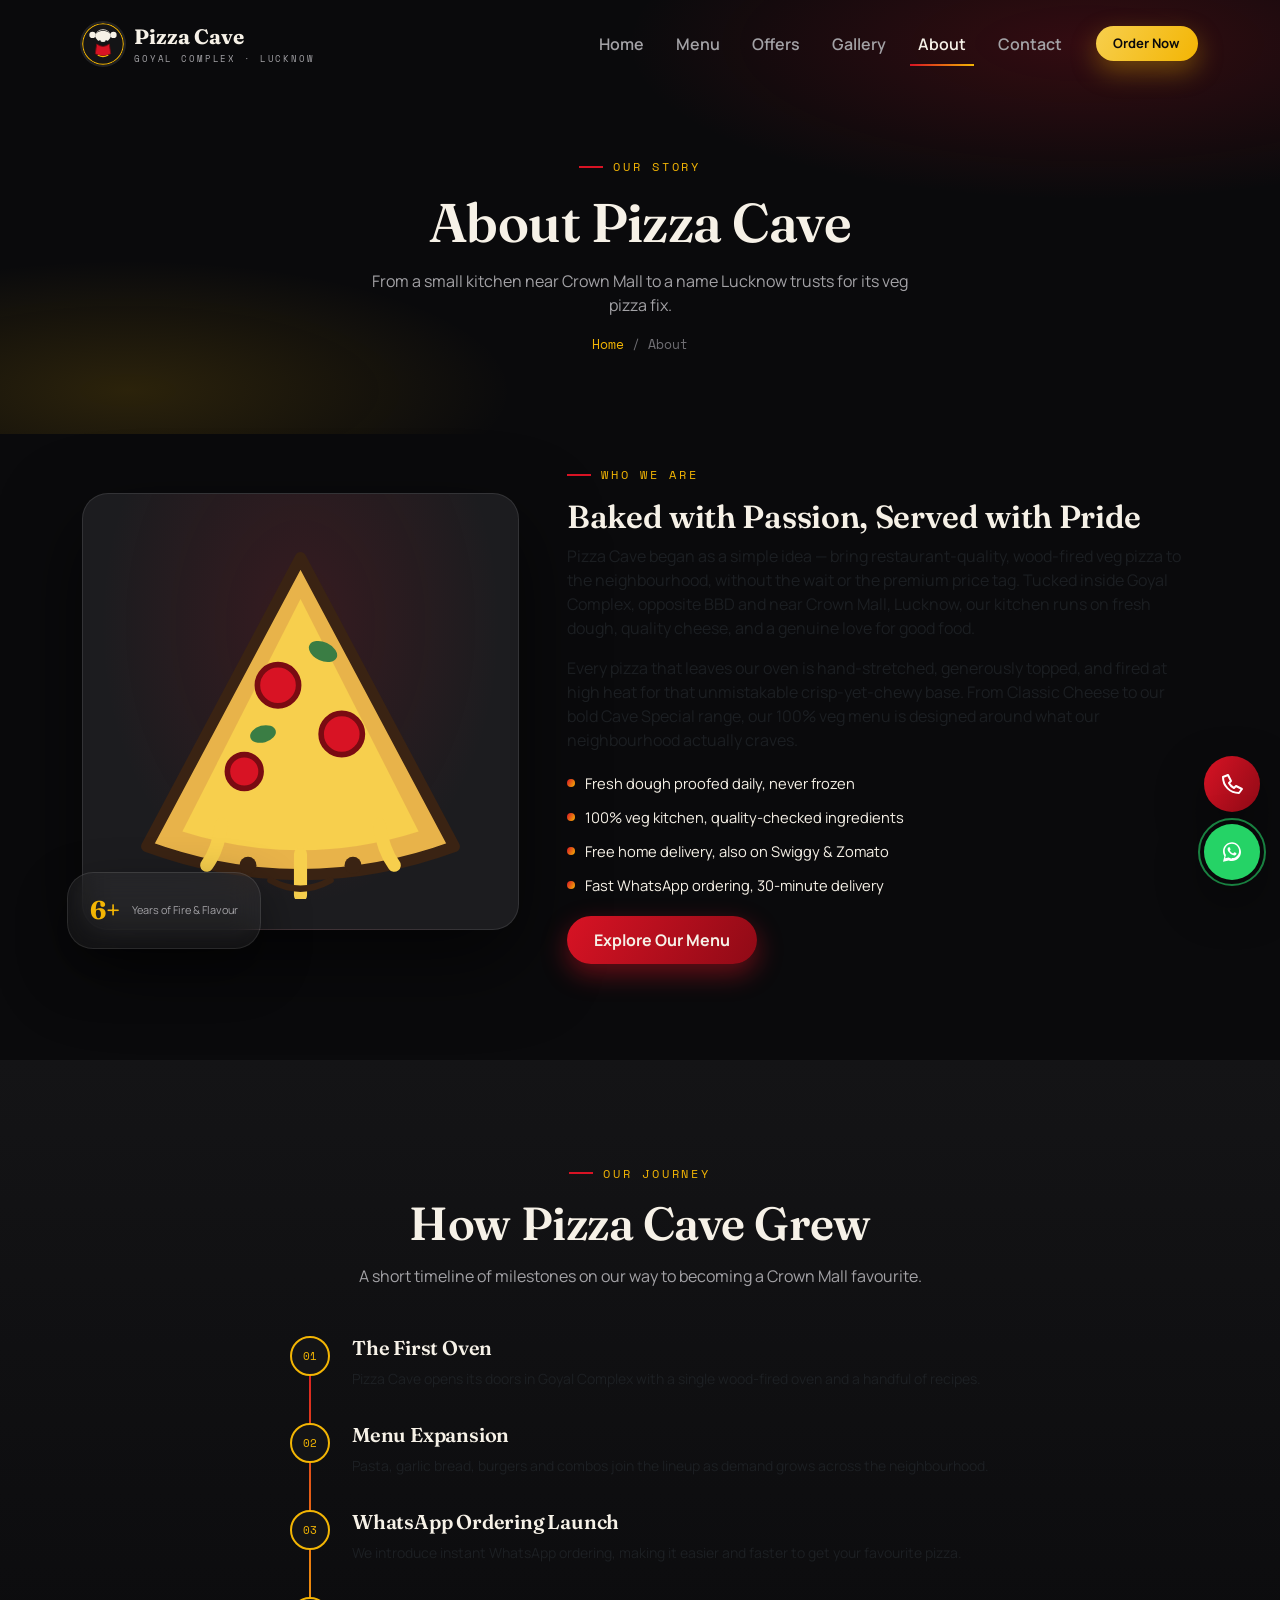
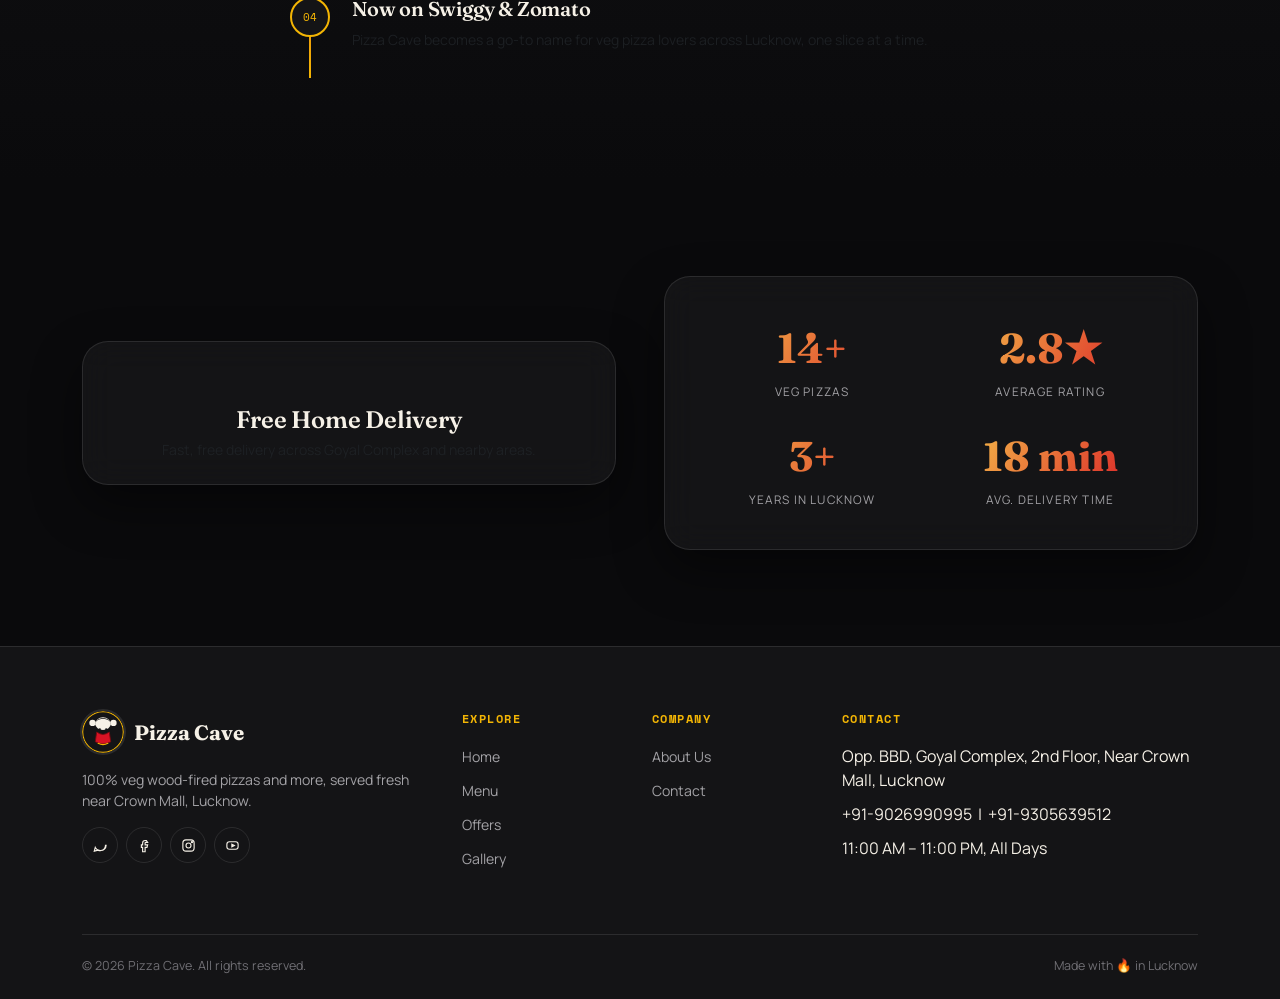
<file: about.html>
<!DOCTYPE html>
<html lang="en">
<head>
<meta charset="UTF-8">
<meta name="viewport" content="width=device-width, initial-scale=1.0">
<title>About Us — Pizza Cave | Goyal Complex, Near Crown Mall, Lucknow</title>
<meta name="description" content="Learn the story behind Pizza Cave — a 100% veg wood-fired pizza shop near Crown Mall, Lucknow.">
<link rel="icon" href="data:image/svg+xml,<svg xmlns=%22http://www.w3.org/2000/svg%22 viewBox=%220 0 100 100%22><circle cx=%2250%22 cy=%2250%22 r=%2248%22 fill=%22%23d81324%22/><text x=%2250%22 y=%2264%22 font-size=%2250%22 text-anchor=%22middle%22 fill=%22%23f3b504%22>🍕</text></svg>">
<link rel="preconnect" href="https://fonts.googleapis.com">
<link rel="preconnect" href="https://fonts.gstatic.com" crossorigin>
<link href="https://fonts.googleapis.com/css2?family=Fraunces:opsz,wght@9..144,500;9..144,600;9..144,700;9..144,800&family=Manrope:wght@400;500;600;700;800&family=Space+Mono:wght@400;700&display=swap" rel="stylesheet">
<link rel="stylesheet" href="https://cdn.jsdelivr.net/npm/bootstrap@5.3.3/dist/css/bootstrap.min.css">
<link rel="stylesheet" href="https://unpkg.com/aos@2.3.1/dist/aos.css">
<link rel="stylesheet" href="css/style.css">
</head>
<body>

<div id="loader"><div class="loader-stamp"></div></div>
<div id="mouse-glow"></div>

<nav class="navbar navbar-expand-lg fixed-top navbar-dark custom-navbar">
  <div class="container">
    <a class="navbar-brand" href="index.html"><span class="logo-badge"></span><span>Pizza Cave<small>Goyal Complex · Lucknow</small></span></a>
    <button class="navbar-toggler" type="button" data-bs-toggle="collapse" data-bs-target="#navMain" aria-label="Toggle navigation"><span class="navbar-toggler-icon"></span></button>
    <div class="collapse navbar-collapse" id="navMain">
      <ul class="navbar-nav ms-auto align-items-lg-center gap-lg-1">
        <li class="nav-item"><a class="nav-link" href="index.html">Home</a></li>
        <li class="nav-item"><a class="nav-link" href="menu.html">Menu</a></li>
        <li class="nav-item"><a class="nav-link" href="offers.html">Offers</a></li>
        <li class="nav-item"><a class="nav-link" href="gallery.html">Gallery</a></li>
        <li class="nav-item"><a class="nav-link active" href="about.html">About</a></li>
        <li class="nav-item"><a class="nav-link" href="contact.html">Contact</a></li>
        <li class="nav-item ms-lg-3"><a href="menu.html" class="btn btn-gold btn-sm">Order Now</a></li>
      </ul>
    </div>
  </div>
</nav>

<section class="page-header">
  <div class="container">
    <span class="eyebrow">Our Story</span>
    <h1>About Pizza Cave</h1>
    <p>From a small kitchen near Crown Mall to a name Lucknow trusts for its veg pizza fix.</p>
    <div class="breadcrumb-row"><a href="index.html">Home</a><span>/</span><span>About</span></div>
  </div>
</section>

<section class="section pt-4">
  <div class="container">
    <div class="row align-items-center g-5">
      <div class="col-lg-5" data-aos="fade-right">
        <div class="about-media-wrap">
          <div id="aboutChefSvg"></div>
          <div class="badge-float glass"><strong>6+</strong><span>Years of Fire &amp; Flavour</span></div>
        </div>
      </div>
      <div class="col-lg-7" data-aos="fade-left">
        <span class="eyebrow">Who We Are</span>
        <h2>Baked with Passion, Served with Pride</h2>
        <p class="text-body-secondary">Pizza Cave began as a simple idea — bring restaurant-quality, wood-fired veg pizza to the neighbourhood, without the wait or the premium price tag. Tucked inside Goyal Complex, opposite BBD and near Crown Mall, Lucknow, our kitchen runs on fresh dough, quality cheese, and a genuine love for good food.</p>
        <p class="text-body-secondary">Every pizza that leaves our oven is hand-stretched, generously topped, and fired at high heat for that unmistakable crisp-yet-chewy base. From Classic Cheese to our bold Cave Special range, our 100% veg menu is designed around what our neighbourhood actually craves.</p>
        <ul class="about-list">
          <li>Fresh dough proofed daily, never frozen</li>
          <li>100% veg kitchen, quality-checked ingredients</li>
          <li>Free home delivery, also on Swiggy & Zomato</li>
          <li>Fast WhatsApp ordering, 30-minute delivery</li>
        </ul>
        <a href="menu.html" class="btn btn-primary">Explore Our Menu</a>
      </div>
    </div>
  </div>
</section>

<section class="section section--alt">
  <div class="container">
    <div class="section-header center" data-aos="fade-up">
      <span class="eyebrow">Our Journey</span>
      <h2>How Pizza Cave Grew</h2>
      <p>A short timeline of milestones on our way to becoming a Crown Mall favourite.</p>
    </div>
    <div class="timeline-wrap">
      <div class="t-item" data-aos="fade-up"><div class="t-dot">01</div><div><h5>The First Oven</h5><p class="text-body-secondary small mb-0">Pizza Cave opens its doors in Goyal Complex with a single wood-fired oven and a handful of recipes.</p></div></div>
      <div class="t-item" data-aos="fade-up" data-aos-delay="80"><div class="t-dot">02</div><div><h5>Menu Expansion</h5><p class="text-body-secondary small mb-0">Pasta, garlic bread, burgers and combos join the lineup as demand grows across the neighbourhood.</p></div></div>
      <div class="t-item" data-aos="fade-up" data-aos-delay="160"><div class="t-dot">03</div><div><h5>WhatsApp Ordering Launch</h5><p class="text-body-secondary small mb-0">We introduce instant WhatsApp ordering, making it easier and faster to get your favourite pizza.</p></div></div>
      <div class="t-item" data-aos="fade-up" data-aos-delay="240"><div class="t-dot">04</div><div><h5>Now on Swiggy & Zomato</h5><p class="text-body-secondary small mb-0">Pizza Cave becomes a go-to name for veg pizza lovers across Lucknow, one slice at a time.</p></div></div>
    </div>
  </div>
</section>

<section class="section">
  <div class="container">
    <div class="row align-items-center g-5">
      <div class="col-lg-6" data-aos="fade-right">
        <div class="card glass p-4 text-center">
          <div style="max-width:260px;margin:0 auto;" id="aboutScooterSvg"></div>
          <h4 class="mt-3 mb-1">Free Home Delivery</h4>
          <p class="text-body-secondary small mb-0">Fast, free delivery across Goyal Complex and nearby areas.</p>
        </div>
      </div>
      <div class="col-lg-6" data-aos="fade-left">
        <div class="card counter-strip glass">
          <div class="row g-4">
            <div class="col-6 counter-item"><strong data-count="24" data-suffix="+">0</strong><span>Veg Pizzas</span></div>
            <div class="col-6 counter-item"><strong data-count="4" data-suffix=".8★">0</strong><span>Average Rating</span></div>
            <div class="col-6 counter-item"><strong data-count="6" data-suffix="+">0</strong><span>Years in Lucknow</span></div>
            <div class="col-6 counter-item"><strong data-count="30" data-suffix=" min">0</strong><span>Avg. Delivery Time</span></div>
          </div>
        </div>
      </div>
    </div>
  </div>
</section>

<footer class="footer">
  <div class="container">
    <div class="row g-4 mb-5">
      <div class="col-lg-4" data-aos="fade-up">
        <a href="index.html" class="navbar-brand"><span class="logo-badge"></span><span>Pizza Cave</span></a>
        <p class="mt-3">100% veg wood-fired pizzas and more, served fresh near Crown Mall, Lucknow.</p>
        <div class="d-flex gap-2 footer-socials">
          <a href="#" aria-label="WhatsApp"><svg viewBox="0 0 24 24" fill="none" stroke-width="1.8"><path d="M21 11.5a8.4 8.4 0 0 1-8.9 8.4A8.5 8.5 0 0 1 3.6 15L2 21l6.1-1.6a8.5 8.5 0 0 0 3.4.8 8.4 8.4 0 0 0 8.5-8.7z"/></svg></a>
          <a href="#" aria-label="Facebook"><svg viewBox="0 0 24 24" fill="none" stroke-width="1.8"><path d="M15 4h-2a4 4 0 0 0-4 4v3H7v4h2v7h4v-7h3l1-4h-4V8a1 1 0 0 1 1-1h3z"/></svg></a>
          <a href="#" aria-label="Instagram"><svg viewBox="0 0 24 24" fill="none" stroke-width="1.8"><rect x="3" y="3" width="18" height="18" rx="5"/><circle cx="12" cy="12" r="4"/><circle cx="17.5" cy="6.5" r="1"/></svg></a>
          <a href="#" aria-label="YouTube"><svg viewBox="0 0 24 24" fill="none" stroke-width="1.8"><rect x="3" y="6" width="18" height="12" rx="4"/><path d="M11 10l4 2-4 2z" fill="currentColor"/></svg></a>
        </div>
      </div>
      <div class="col-6 col-lg-2" data-aos="fade-up" data-aos-delay="60"><h5>Explore</h5><ul><li><a href="index.html">Home</a></li><li><a href="menu.html">Menu</a></li><li><a href="offers.html">Offers</a></li><li><a href="gallery.html">Gallery</a></li></ul></div>
      <div class="col-6 col-lg-2" data-aos="fade-up" data-aos-delay="120"><h5>Company</h5><ul><li><a href="about.html">About Us</a></li><li><a href="contact.html">Contact</a></li></ul></div>
      <div class="col-lg-4" data-aos="fade-up" data-aos-delay="180"><h5>Contact</h5><ul><li data-biz="address">Opp. BBD, Goyal Complex, 2nd Floor, Near Crown Mall, Lucknow</li><li data-biz="phones">+91-9026990995 | +91-9305639512</li><li data-biz="timings">11:00 AM – 11:00 PM, All Days</li></ul></div>
    </div>
    <div class="footer-bottom d-flex justify-content-between flex-wrap gap-2"><span>© 2026 Pizza Cave. All rights reserved.</span><span>Made with 🔥 in Lucknow</span></div>
  </div>
</footer>

<div class="floating-btns">
  <button id="back-to-top" class="fab fab-top" aria-label="Back to top"><svg viewBox="0 0 24 24" fill="none" stroke-width="2" stroke-linecap="round" stroke-linejoin="round"><path d="M12 19V5M5 12l7-7 7 7"/></svg></button>
  <a class="fab fab-call" aria-label="Call Pizza Cave"><svg viewBox="0 0 24 24" stroke-width="2" stroke-linecap="round" stroke-linejoin="round"><path d="M3 5c0 9 7 16 16 16l3-4-6-3-2 2c-2-1-4-3-5-5l2-2-3-6z"/></svg></a>
  <a class="fab fab-whatsapp" aria-label="Order on WhatsApp"><span class="pulse-ring"></span><svg viewBox="0 0 32 32"><path d="M16.02 3C9.4 3 4 8.4 4 15.02c0 2.4.68 4.63 1.86 6.53L4 29l7.62-1.83a11.9 11.9 0 0 0 4.4.84C22.6 28 28 22.6 28 15.98 28 9.4 22.6 3 16.02 3zm0 21.6c-1.55 0-3.06-.42-4.37-1.2l-.31-.19-4.52 1.08 1.1-4.42-.2-.32a9.5 9.5 0 0 1-1.47-5.03c0-5.3 4.3-9.6 9.6-9.6 5.3 0 9.6 4.3 9.6 9.6 0 5.3-4.3 9.6-9.6 9.6zm5.3-7.2c-.29-.14-1.72-.85-1.98-.95-.27-.1-.46-.14-.66.14-.2.29-.75.94-.92 1.13-.17.2-.34.22-.63.07-.29-.14-1.22-.45-2.32-1.43-.86-.77-1.44-1.71-1.61-2-.17-.29-.02-.44.13-.58.13-.13.29-.34.43-.5.14-.17.19-.29.29-.48.1-.2.05-.37-.02-.51-.07-.14-.66-1.6-.9-2.19-.24-.57-.48-.5-.66-.5h-.56c-.2 0-.51.07-.78.36-.27.29-1.02 1-1.02 2.43 0 1.43 1.04 2.81 1.19 3 .14.2 2.05 3.13 4.97 4.39.7.3 1.24.48 1.67.61.7.22 1.34.19 1.84.12.56-.08 1.72-.7 1.96-1.38.24-.68.24-1.26.17-1.38-.07-.13-.26-.2-.55-.34z"/></svg></a>
</div>

<script src="https://cdn.jsdelivr.net/npm/bootstrap@5.3.3/dist/js/bootstrap.bundle.min.js"></script>
<script src="https://unpkg.com/aos@2.3.1/dist/aos.js"></script>
<script src="js/cartoonIcons.js"></script>
<script src="js/menuData.js"></script>
<script src="js/main.js"></script>
<script>
  document.querySelectorAll(".logo-badge").forEach(el => el.innerHTML = CARTOON.chefLogo);
  document.getElementById("aboutChefSvg").innerHTML = CARTOON.pizza;
  document.getElementById("aboutScooterSvg").innerHTML = CARTOON.scooter;
</script>
</body>
</html>
</file>
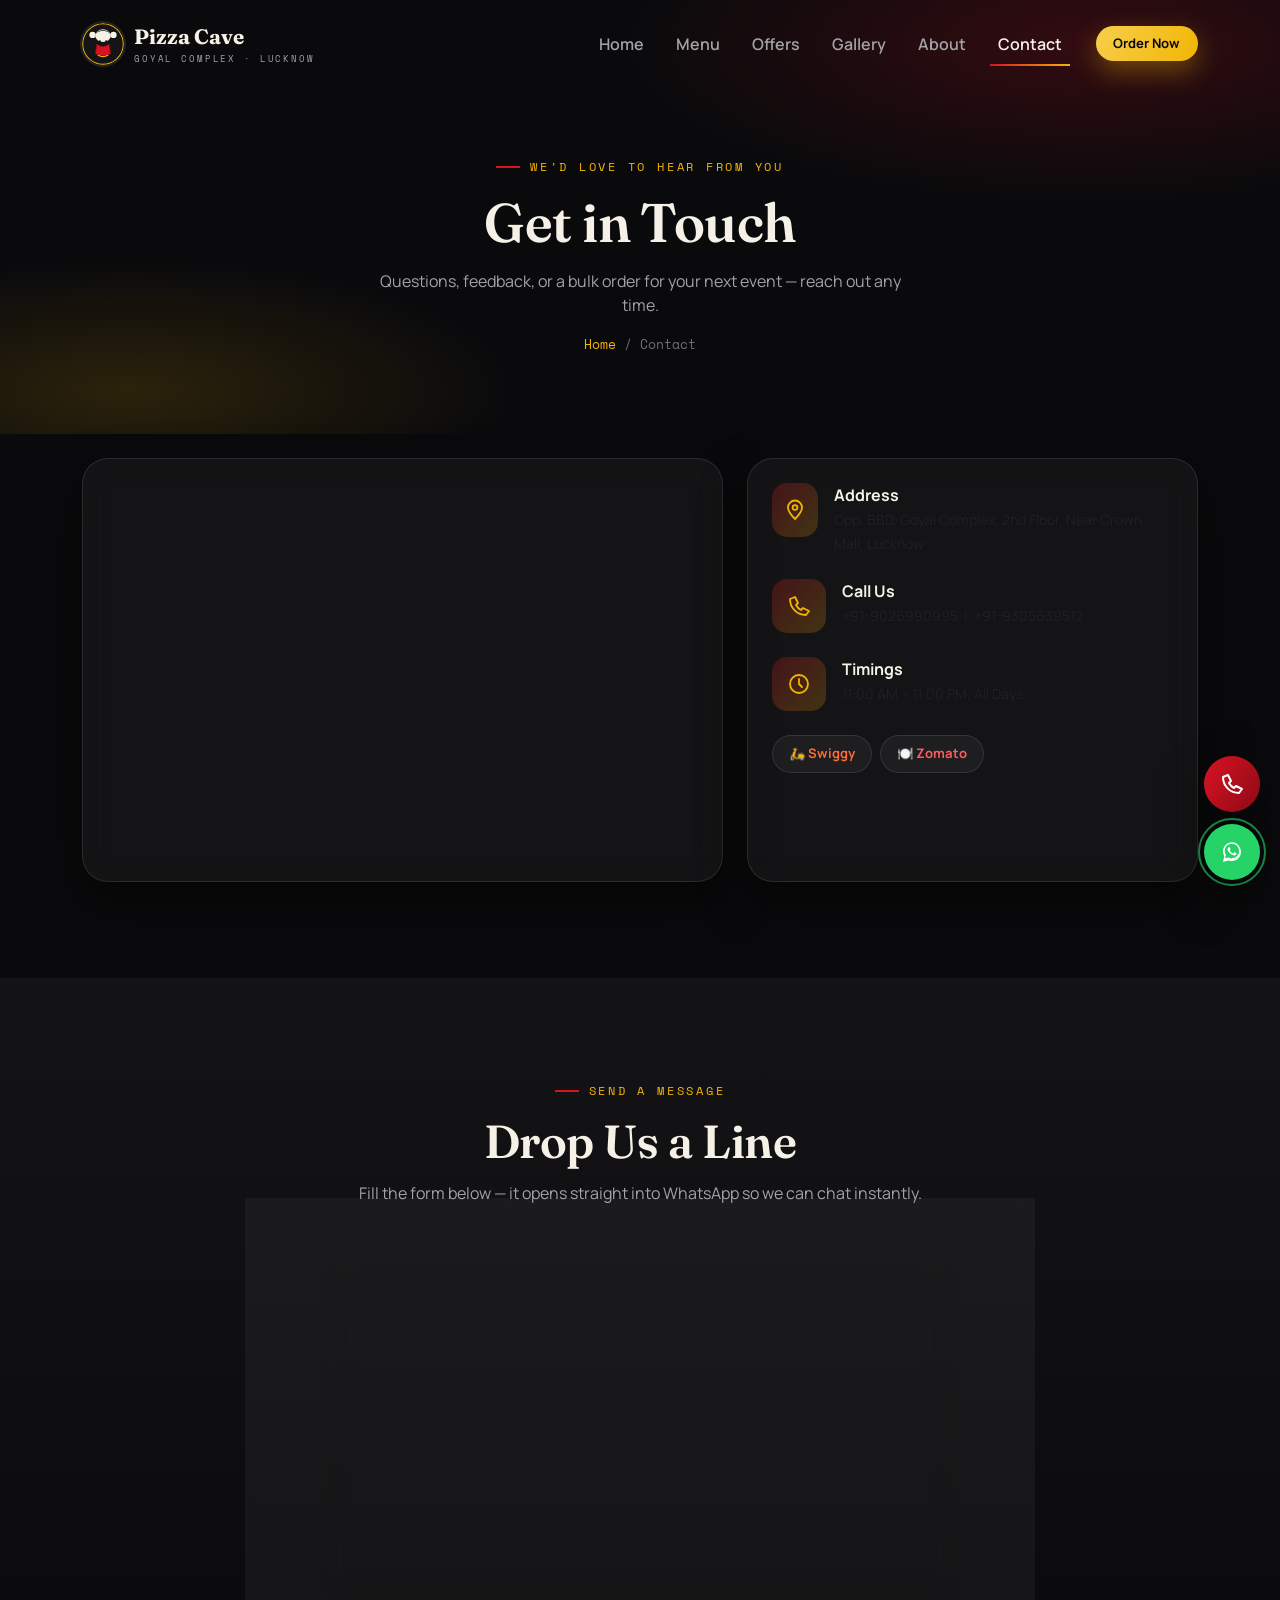
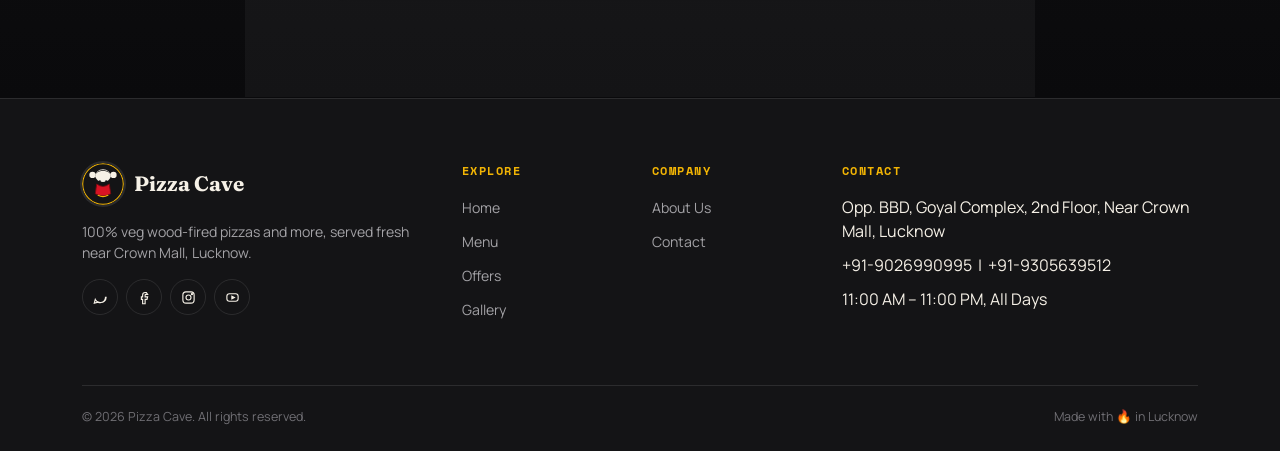
<file: contact.html>
<!DOCTYPE html>
<html lang="en">
<head>
<meta charset="UTF-8">
<meta name="viewport" content="width=device-width, initial-scale=1.0">
<title>Contact — Pizza Cave | Goyal Complex, Near Crown Mall, Lucknow</title>
<meta name="description" content="Get in touch with Pizza Cave, Opp. BBD, Goyal Complex, Near Crown Mall, Lucknow. Call, WhatsApp, or send us a message.">
<link rel="icon" href="data:image/svg+xml,<svg xmlns=%22http://www.w3.org/2000/svg%22 viewBox=%220 0 100 100%22><circle cx=%2250%22 cy=%2250%22 r=%2248%22 fill=%22%23d81324%22/><text x=%2250%22 y=%2264%22 font-size=%2250%22 text-anchor=%22middle%22 fill=%22%23f3b504%22>🍕</text></svg>">
<link rel="preconnect" href="https://fonts.googleapis.com">
<link rel="preconnect" href="https://fonts.gstatic.com" crossorigin>
<link href="https://fonts.googleapis.com/css2?family=Fraunces:opsz,wght@9..144,500;9..144,600;9..144,700;9..144,800&family=Manrope:wght@400;500;600;700;800&family=Space+Mono:wght@400;700&display=swap" rel="stylesheet">
<link rel="stylesheet" href="https://cdn.jsdelivr.net/npm/bootstrap@5.3.3/dist/css/bootstrap.min.css">
<link rel="stylesheet" href="https://unpkg.com/aos@2.3.1/dist/aos.css">
<link rel="stylesheet" href="css/style.css">
</head>
<body>

<div id="loader"><div class="loader-stamp"></div></div>
<div id="mouse-glow"></div>

<nav class="navbar navbar-expand-lg fixed-top navbar-dark custom-navbar">
  <div class="container">
    <a class="navbar-brand" href="index.html"><span class="logo-badge"></span><span>Pizza Cave<small>Goyal Complex · Lucknow</small></span></a>
    <button class="navbar-toggler" type="button" data-bs-toggle="collapse" data-bs-target="#navMain" aria-label="Toggle navigation"><span class="navbar-toggler-icon"></span></button>
    <div class="collapse navbar-collapse" id="navMain">
      <ul class="navbar-nav ms-auto align-items-lg-center gap-lg-1">
        <li class="nav-item"><a class="nav-link" href="index.html">Home</a></li>
        <li class="nav-item"><a class="nav-link" href="menu.html">Menu</a></li>
        <li class="nav-item"><a class="nav-link" href="offers.html">Offers</a></li>
        <li class="nav-item"><a class="nav-link" href="gallery.html">Gallery</a></li>
        <li class="nav-item"><a class="nav-link" href="about.html">About</a></li>
        <li class="nav-item"><a class="nav-link active" href="contact.html">Contact</a></li>
        <li class="nav-item ms-lg-3"><a href="menu.html" class="btn btn-gold btn-sm">Order Now</a></li>
      </ul>
    </div>
  </div>
</nav>

<section class="page-header">
  <div class="container">
    <span class="eyebrow">We'd Love to Hear From You</span>
    <h1>Get in Touch</h1>
    <p>Questions, feedback, or a bulk order for your next event — reach out any time.</p>
    <div class="breadcrumb-row"><a href="index.html">Home</a><span>/</span><span>Contact</span></div>
  </div>
</section>

<section class="section pt-4">
  <div class="container">
    <div class="row g-4">
      <div class="col-lg-7" data-aos="fade-right">
        <div class="glass p-2" style="min-height:400px;">
          <iframe src="https://www.google.com/maps?q=Goyal+Complex,+Near+Crown+Mall,+Lucknow&output=embed" style="width:100%;height:400px;border:0;border-radius:20px;filter:grayscale(.3) contrast(1.1);" allowfullscreen="" loading="lazy" referrerpolicy="no-referrer-when-downgrade" title="Pizza Cave location"></iframe>
        </div>
      </div>
      <div class="col-lg-5" data-aos="fade-left">
        <div class="card glass p-4 h-100">
          <div class="d-flex gap-3 mb-4">
            <div class="why-icon mb-0"><svg viewBox="0 0 24 24" fill="none" stroke-width="1.8" stroke-linecap="round" stroke-linejoin="round"><path d="M12 21c-4-4-7-7.5-7-11.5A7 7 0 0 1 19 9.5C19 13.5 16 17 12 21z"/><circle cx="12" cy="9.5" r="2.4"/></svg></div>
            <div><strong class="d-block">Address</strong><span class="text-body-secondary small" data-biz="address">Opp. BBD, Goyal Complex, 2nd Floor, Near Crown Mall, Lucknow</span></div>
          </div>
          <div class="d-flex gap-3 mb-4">
            <div class="why-icon mb-0"><svg viewBox="0 0 24 24" fill="none" stroke-width="1.8" stroke-linecap="round" stroke-linejoin="round"><path d="M3 5c0 9 7 16 16 16l3-4-6-3-2 2c-2-1-4-3-5-5l2-2-3-6z"/></svg></div>
            <div><strong class="d-block">Call Us</strong><span class="text-body-secondary small" data-biz="phones">+91-9026990995 | +91-9305639512</span></div>
          </div>
          <div class="d-flex gap-3 mb-4">
            <div class="why-icon mb-0"><svg viewBox="0 0 24 24" fill="none" stroke-width="1.8" stroke-linecap="round" stroke-linejoin="round"><circle cx="12" cy="12" r="9"/><path d="M12 7v5l3 3"/></svg></div>
            <div><strong class="d-block">Timings</strong><span class="text-body-secondary small" data-biz="timings">11:00 AM – 11:00 PM, All Days</span></div>
          </div>
          <div class="d-flex flex-wrap gap-2">
            <span class="platform-badge swiggy">🛵 Swiggy</span>
            <span class="platform-badge zomato">🍽️ Zomato</span>
          </div>
        </div>
      </div>
    </div>
  </div>
</section>

<section class="section section--alt">
  <div class="container">
    <div class="section-header center" data-aos="fade-up">
      <span class="eyebrow">Send a Message</span>
      <h2>Drop Us a Line</h2>
      <p>Fill the form below — it opens straight into WhatsApp so we can chat instantly.</p>
    </div>
    <form class="card glass p-4 mx-auto" id="contact-form" style="max-width:640px;" data-aos="zoom-in">
      <div class="row g-3 mb-3">
        <div class="col-md-6">
          <label for="c-name" class="form-label">Your Name</label>
          <input type="text" class="form-control" id="c-name" placeholder="Enter your name" required>
        </div>
        <div class="col-md-6">
          <label for="c-phone" class="form-label">Phone Number</label>
          <input type="tel" class="form-control" id="c-phone" placeholder="Enter your phone number" required>
        </div>
      </div>
      <div class="mb-3">
        <label for="c-message" class="form-label">Message</label>
        <textarea class="form-control" id="c-message" rows="4" placeholder="Tell us how we can help..." required></textarea>
      </div>
      <button type="submit" class="btn btn-primary w-100">Send via WhatsApp</button>
      <p id="form-note" class="text-center mt-2 mb-0" style="color:var(--gold);font-size:.86rem;"></p>
    </form>
  </div>
</section>

<footer class="footer">
  <div class="container">
    <div class="row g-4 mb-5">
      <div class="col-lg-4" data-aos="fade-up">
        <a href="index.html" class="navbar-brand"><span class="logo-badge"></span><span>Pizza Cave</span></a>
        <p class="mt-3">100% veg wood-fired pizzas and more, served fresh near Crown Mall, Lucknow.</p>
        <div class="d-flex gap-2 footer-socials">
          <a href="#" aria-label="WhatsApp"><svg viewBox="0 0 24 24" fill="none" stroke-width="1.8"><path d="M21 11.5a8.4 8.4 0 0 1-8.9 8.4A8.5 8.5 0 0 1 3.6 15L2 21l6.1-1.6a8.5 8.5 0 0 0 3.4.8 8.4 8.4 0 0 0 8.5-8.7z"/></svg></a>
          <a href="#" aria-label="Facebook"><svg viewBox="0 0 24 24" fill="none" stroke-width="1.8"><path d="M15 4h-2a4 4 0 0 0-4 4v3H7v4h2v7h4v-7h3l1-4h-4V8a1 1 0 0 1 1-1h3z"/></svg></a>
          <a href="#" aria-label="Instagram"><svg viewBox="0 0 24 24" fill="none" stroke-width="1.8"><rect x="3" y="3" width="18" height="18" rx="5"/><circle cx="12" cy="12" r="4"/><circle cx="17.5" cy="6.5" r="1"/></svg></a>
          <a href="#" aria-label="YouTube"><svg viewBox="0 0 24 24" fill="none" stroke-width="1.8"><rect x="3" y="6" width="18" height="12" rx="4"/><path d="M11 10l4 2-4 2z" fill="currentColor"/></svg></a>
        </div>
      </div>
      <div class="col-6 col-lg-2" data-aos="fade-up" data-aos-delay="60"><h5>Explore</h5><ul><li><a href="index.html">Home</a></li><li><a href="menu.html">Menu</a></li><li><a href="offers.html">Offers</a></li><li><a href="gallery.html">Gallery</a></li></ul></div>
      <div class="col-6 col-lg-2" data-aos="fade-up" data-aos-delay="120"><h5>Company</h5><ul><li><a href="about.html">About Us</a></li><li><a href="contact.html">Contact</a></li></ul></div>
      <div class="col-lg-4" data-aos="fade-up" data-aos-delay="180"><h5>Contact</h5><ul><li data-biz="address">Opp. BBD, Goyal Complex, 2nd Floor, Near Crown Mall, Lucknow</li><li data-biz="phones">+91-9026990995 | +91-9305639512</li><li data-biz="timings">11:00 AM – 11:00 PM, All Days</li></ul></div>
    </div>
    <div class="footer-bottom d-flex justify-content-between flex-wrap gap-2"><span>© 2026 Pizza Cave. All rights reserved.</span><span>Made with 🔥 in Lucknow</span></div>
  </div>
</footer>

<div class="floating-btns">
  <button id="back-to-top" class="fab fab-top" aria-label="Back to top"><svg viewBox="0 0 24 24" fill="none" stroke-width="2" stroke-linecap="round" stroke-linejoin="round"><path d="M12 19V5M5 12l7-7 7 7"/></svg></button>
  <a class="fab fab-call" aria-label="Call Pizza Cave"><svg viewBox="0 0 24 24" stroke-width="2" stroke-linecap="round" stroke-linejoin="round"><path d="M3 5c0 9 7 16 16 16l3-4-6-3-2 2c-2-1-4-3-5-5l2-2-3-6z"/></svg></a>
  <a class="fab fab-whatsapp" aria-label="Order on WhatsApp"><span class="pulse-ring"></span><svg viewBox="0 0 32 32"><path d="M16.02 3C9.4 3 4 8.4 4 15.02c0 2.4.68 4.63 1.86 6.53L4 29l7.62-1.83a11.9 11.9 0 0 0 4.4.84C22.6 28 28 22.6 28 15.98 28 9.4 22.6 3 16.02 3zm0 21.6c-1.55 0-3.06-.42-4.37-1.2l-.31-.19-4.52 1.08 1.1-4.42-.2-.32a9.5 9.5 0 0 1-1.47-5.03c0-5.3 4.3-9.6 9.6-9.6 5.3 0 9.6 4.3 9.6 9.6 0 5.3-4.3 9.6-9.6 9.6zm5.3-7.2c-.29-.14-1.72-.85-1.98-.95-.27-.1-.46-.14-.66.14-.2.29-.75.94-.92 1.13-.17.2-.34.22-.63.07-.29-.14-1.22-.45-2.32-1.43-.86-.77-1.44-1.71-1.61-2-.17-.29-.02-.44.13-.58.13-.13.29-.34.43-.5.14-.17.19-.29.29-.48.1-.2.05-.37-.02-.51-.07-.14-.66-1.6-.9-2.19-.24-.57-.48-.5-.66-.5h-.56c-.2 0-.51.07-.78.36-.27.29-1.02 1-1.02 2.43 0 1.43 1.04 2.81 1.19 3 .14.2 2.05 3.13 4.97 4.39.7.3 1.24.48 1.67.61.7.22 1.34.19 1.84.12.56-.08 1.72-.7 1.96-1.38.24-.68.24-1.26.17-1.38-.07-.13-.26-.2-.55-.34z"/></svg></a>
</div>

<script src="https://cdn.jsdelivr.net/npm/bootstrap@5.3.3/dist/js/bootstrap.bundle.min.js"></script>
<script src="https://unpkg.com/aos@2.3.1/dist/aos.js"></script>
<script src="js/cartoonIcons.js"></script>
<script src="js/menuData.js"></script>
<script src="js/main.js"></script>
<script>
  document.querySelectorAll(".logo-badge").forEach(el => el.innerHTML = CARTOON.chefLogo);
  initContactForm();
</script>
</body>
</html>
</file>
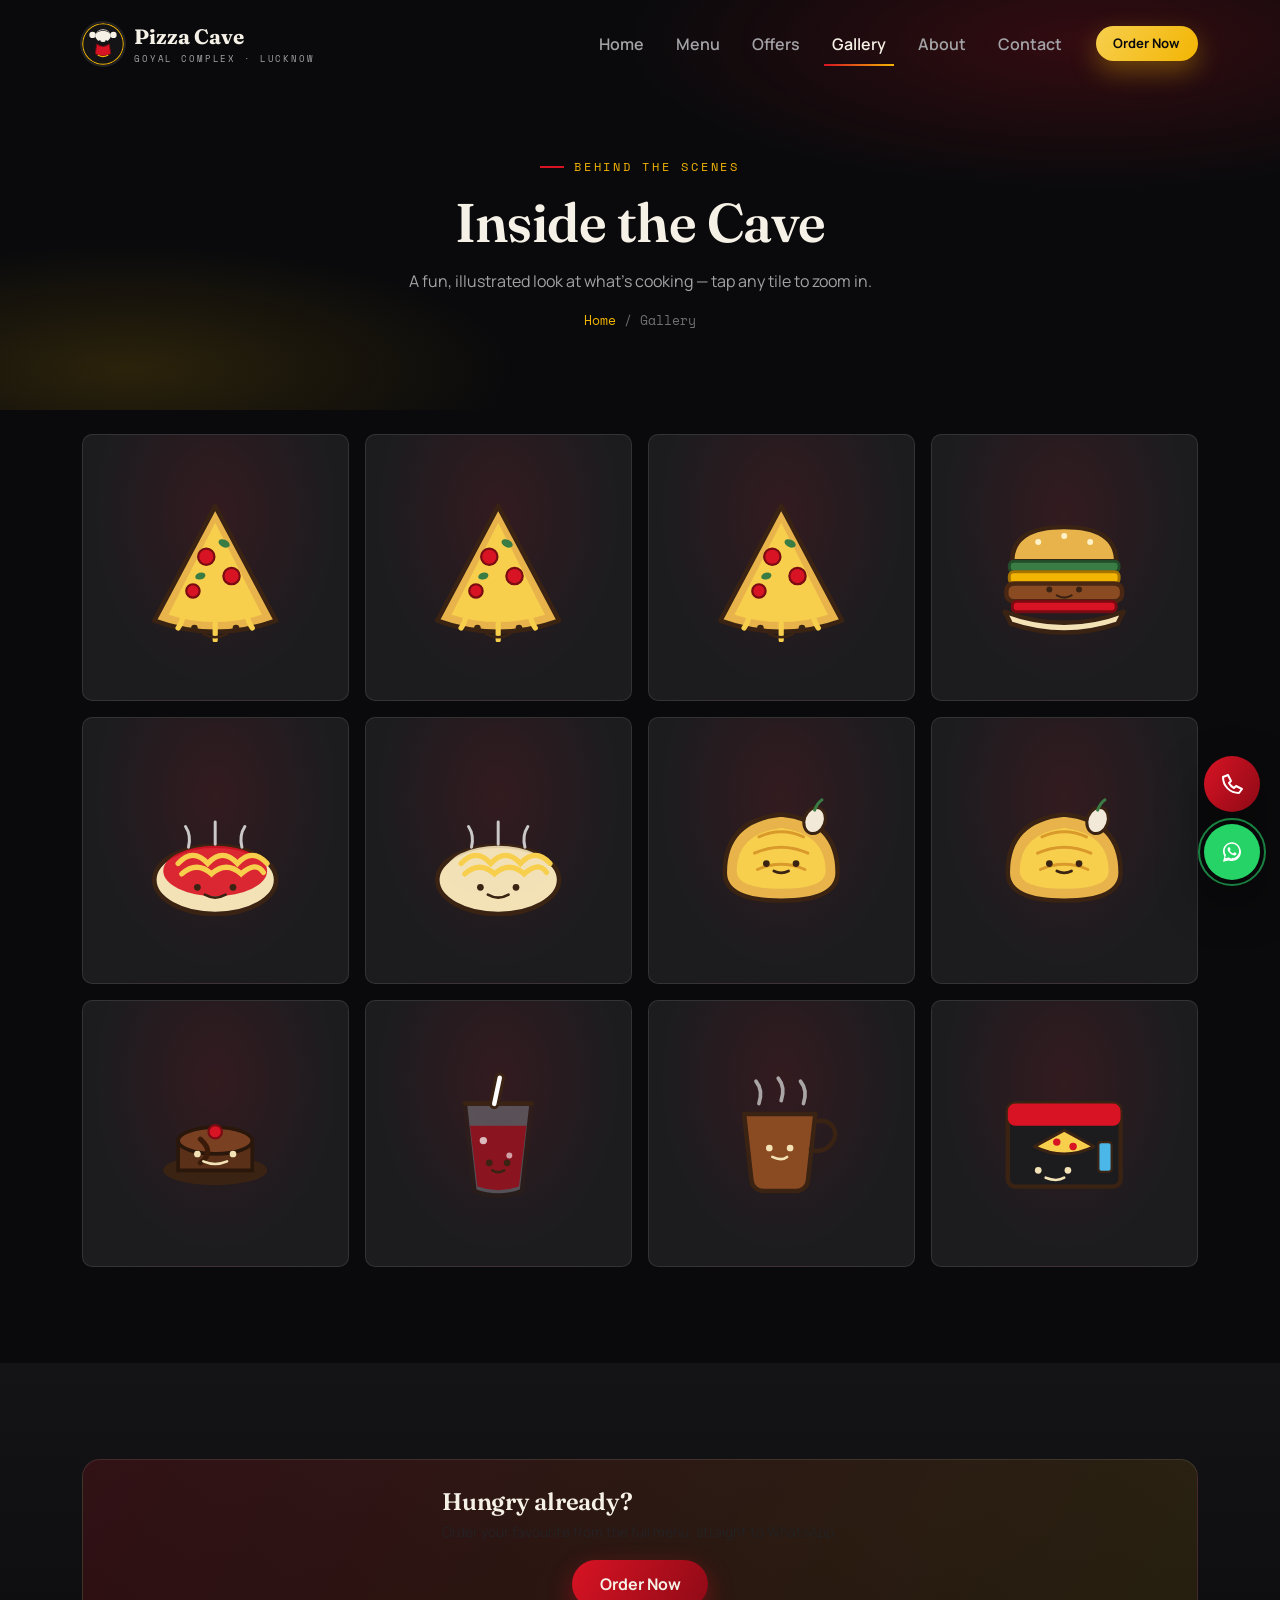
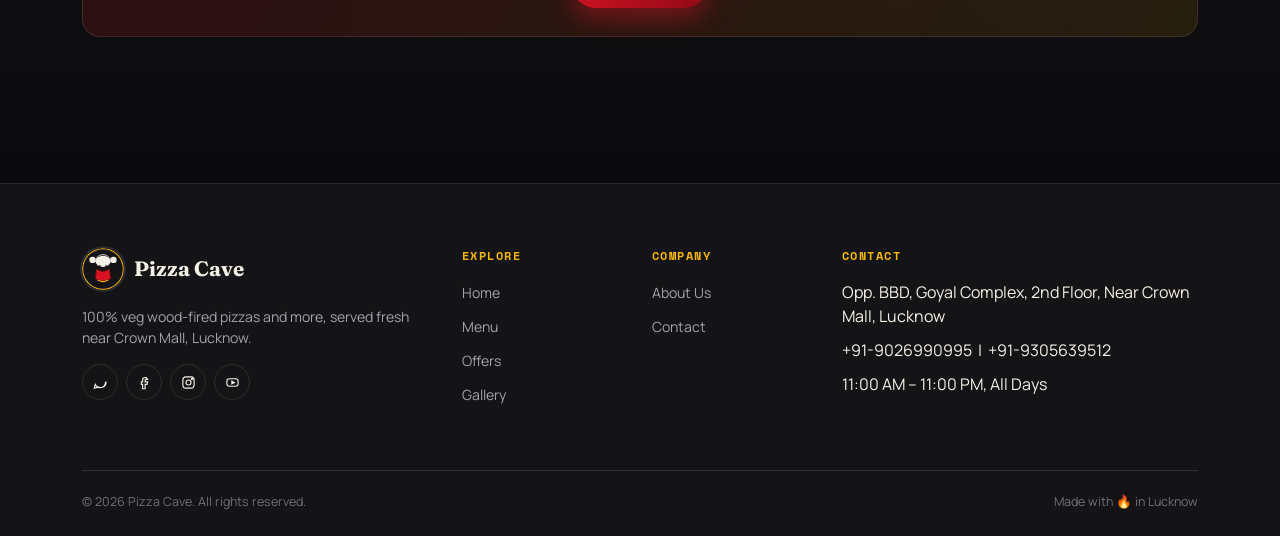
<file: gallery.html>
<!DOCTYPE html>
<html lang="en">
<head>
<meta charset="UTF-8">
<meta name="viewport" content="width=device-width, initial-scale=1.0">
<title>Gallery — Pizza Cave | Goyal Complex, Near Crown Mall, Lucknow</title>
<meta name="description" content="A visual taste of Pizza Cave's veg pizzas, sides and treats — Goyal Complex, Near Crown Mall, Lucknow.">
<link rel="icon" href="data:image/svg+xml,<svg xmlns=%22http://www.w3.org/2000/svg%22 viewBox=%220 0 100 100%22><circle cx=%2250%22 cy=%2250%22 r=%2248%22 fill=%22%23d81324%22/><text x=%2250%22 y=%2264%22 font-size=%2250%22 text-anchor=%22middle%22 fill=%22%23f3b504%22>🍕</text></svg>">
<link rel="preconnect" href="https://fonts.googleapis.com">
<link rel="preconnect" href="https://fonts.gstatic.com" crossorigin>
<link href="https://fonts.googleapis.com/css2?family=Fraunces:opsz,wght@9..144,500;9..144,600;9..144,700;9..144,800&family=Manrope:wght@400;500;600;700;800&family=Space+Mono:wght@400;700&display=swap" rel="stylesheet">
<link rel="stylesheet" href="https://cdn.jsdelivr.net/npm/bootstrap@5.3.3/dist/css/bootstrap.min.css">
<link rel="stylesheet" href="https://unpkg.com/aos@2.3.1/dist/aos.css">
<link rel="stylesheet" href="css/style.css">
</head>
<body>

<div id="loader"><div class="loader-stamp"></div></div>
<div id="mouse-glow"></div>

<nav class="navbar navbar-expand-lg fixed-top navbar-dark custom-navbar">
  <div class="container">
    <a class="navbar-brand" href="index.html"><span class="logo-badge"></span><span>Pizza Cave<small>Goyal Complex · Lucknow</small></span></a>
    <button class="navbar-toggler" type="button" data-bs-toggle="collapse" data-bs-target="#navMain" aria-label="Toggle navigation"><span class="navbar-toggler-icon"></span></button>
    <div class="collapse navbar-collapse" id="navMain">
      <ul class="navbar-nav ms-auto align-items-lg-center gap-lg-1">
        <li class="nav-item"><a class="nav-link" href="index.html">Home</a></li>
        <li class="nav-item"><a class="nav-link" href="menu.html">Menu</a></li>
        <li class="nav-item"><a class="nav-link" href="offers.html">Offers</a></li>
        <li class="nav-item"><a class="nav-link active" href="gallery.html">Gallery</a></li>
        <li class="nav-item"><a class="nav-link" href="about.html">About</a></li>
        <li class="nav-item"><a class="nav-link" href="contact.html">Contact</a></li>
        <li class="nav-item ms-lg-3"><a href="menu.html" class="btn btn-gold btn-sm">Order Now</a></li>
      </ul>
    </div>
  </div>
</nav>

<section class="page-header">
  <div class="container">
    <span class="eyebrow">Behind the Scenes</span>
    <h1>Inside the Cave</h1>
    <p>A fun, illustrated look at what's cooking — tap any tile to zoom in.</p>
    <div class="breadcrumb-row"><a href="index.html">Home</a><span>/</span><span>Gallery</span></div>
  </div>
</section>

<section class="section pt-4">
  <div class="container">
    <div class="row g-3" id="full-gallery-grid"></div>
  </div>
</section>

<section class="section section--alt">
  <div class="container">
    <div class="coupon-strip card" data-aos="zoom-in">
      <div><h4 class="mb-1">Hungry already?</h4><p class="text-body-secondary small mb-0">Order your favourite from the full menu, straight to WhatsApp.</p></div>
      <a href="menu.html" class="btn btn-primary">Order Now</a>
    </div>
  </div>
</section>

<footer class="footer">
  <div class="container">
    <div class="row g-4 mb-5">
      <div class="col-lg-4" data-aos="fade-up">
        <a href="index.html" class="navbar-brand"><span class="logo-badge"></span><span>Pizza Cave</span></a>
        <p class="mt-3">100% veg wood-fired pizzas and more, served fresh near Crown Mall, Lucknow.</p>
        <div class="d-flex gap-2 footer-socials">
          <a href="#" aria-label="WhatsApp"><svg viewBox="0 0 24 24" fill="none" stroke-width="1.8"><path d="M21 11.5a8.4 8.4 0 0 1-8.9 8.4A8.5 8.5 0 0 1 3.6 15L2 21l6.1-1.6a8.5 8.5 0 0 0 3.4.8 8.4 8.4 0 0 0 8.5-8.7z"/></svg></a>
          <a href="#" aria-label="Facebook"><svg viewBox="0 0 24 24" fill="none" stroke-width="1.8"><path d="M15 4h-2a4 4 0 0 0-4 4v3H7v4h2v7h4v-7h3l1-4h-4V8a1 1 0 0 1 1-1h3z"/></svg></a>
          <a href="#" aria-label="Instagram"><svg viewBox="0 0 24 24" fill="none" stroke-width="1.8"><rect x="3" y="3" width="18" height="18" rx="5"/><circle cx="12" cy="12" r="4"/><circle cx="17.5" cy="6.5" r="1"/></svg></a>
          <a href="#" aria-label="YouTube"><svg viewBox="0 0 24 24" fill="none" stroke-width="1.8"><rect x="3" y="6" width="18" height="12" rx="4"/><path d="M11 10l4 2-4 2z" fill="currentColor"/></svg></a>
        </div>
      </div>
      <div class="col-6 col-lg-2" data-aos="fade-up" data-aos-delay="60"><h5>Explore</h5><ul><li><a href="index.html">Home</a></li><li><a href="menu.html">Menu</a></li><li><a href="offers.html">Offers</a></li><li><a href="gallery.html">Gallery</a></li></ul></div>
      <div class="col-6 col-lg-2" data-aos="fade-up" data-aos-delay="120"><h5>Company</h5><ul><li><a href="about.html">About Us</a></li><li><a href="contact.html">Contact</a></li></ul></div>
      <div class="col-lg-4" data-aos="fade-up" data-aos-delay="180"><h5>Contact</h5><ul><li data-biz="address">Opp. BBD, Goyal Complex, 2nd Floor, Near Crown Mall, Lucknow</li><li data-biz="phones">+91-9026990995 | +91-9305639512</li><li data-biz="timings">11:00 AM – 11:00 PM, All Days</li></ul></div>
    </div>
    <div class="footer-bottom d-flex justify-content-between flex-wrap gap-2"><span>© 2026 Pizza Cave. All rights reserved.</span><span>Made with 🔥 in Lucknow</span></div>
  </div>
</footer>

<div class="floating-btns">
  <button id="back-to-top" class="fab fab-top" aria-label="Back to top"><svg viewBox="0 0 24 24" fill="none" stroke-width="2" stroke-linecap="round" stroke-linejoin="round"><path d="M12 19V5M5 12l7-7 7 7"/></svg></button>
  <a class="fab fab-call" aria-label="Call Pizza Cave"><svg viewBox="0 0 24 24" stroke-width="2" stroke-linecap="round" stroke-linejoin="round"><path d="M3 5c0 9 7 16 16 16l3-4-6-3-2 2c-2-1-4-3-5-5l2-2-3-6z"/></svg></a>
  <a class="fab fab-whatsapp" aria-label="Order on WhatsApp"><span class="pulse-ring"></span><svg viewBox="0 0 32 32"><path d="M16.02 3C9.4 3 4 8.4 4 15.02c0 2.4.68 4.63 1.86 6.53L4 29l7.62-1.83a11.9 11.9 0 0 0 4.4.84C22.6 28 28 22.6 28 15.98 28 9.4 22.6 3 16.02 3zm0 21.6c-1.55 0-3.06-.42-4.37-1.2l-.31-.19-4.52 1.08 1.1-4.42-.2-.32a9.5 9.5 0 0 1-1.47-5.03c0-5.3 4.3-9.6 9.6-9.6 5.3 0 9.6 4.3 9.6 9.6 0 5.3-4.3 9.6-9.6 9.6zm5.3-7.2c-.29-.14-1.72-.85-1.98-.95-.27-.1-.46-.14-.66.14-.2.29-.75.94-.92 1.13-.17.2-.34.22-.63.07-.29-.14-1.22-.45-2.32-1.43-.86-.77-1.44-1.71-1.61-2-.17-.29-.02-.44.13-.58.13-.13.29-.34.43-.5.14-.17.19-.29.29-.48.1-.2.05-.37-.02-.51-.07-.14-.66-1.6-.9-2.19-.24-.57-.48-.5-.66-.5h-.56c-.2 0-.51.07-.78.36-.27.29-1.02 1-1.02 2.43 0 1.43 1.04 2.81 1.19 3 .14.2 2.05 3.13 4.97 4.39.7.3 1.24.48 1.67.61.7.22 1.34.19 1.84.12.56-.08 1.72-.7 1.96-1.38.24-.68.24-1.26.17-1.38-.07-.13-.26-.2-.55-.34z"/></svg></a>
</div>

<div class="modal fade" id="galleryModal" tabindex="-1" aria-hidden="true">
  <div class="modal-dialog modal-dialog-centered">
    <div class="modal-content p-4">
      <div class="d-flex justify-content-between align-items-center mb-2">
        <h5 class="mb-0" id="galleryModalLabel">Pizza Cave</h5>
        <button type="button" class="btn-close btn-close-white" data-bs-dismiss="modal"></button>
      </div>
      <div id="galleryModalBody"></div>
    </div>
  </div>
</div>

<script src="https://cdn.jsdelivr.net/npm/bootstrap@5.3.3/dist/js/bootstrap.bundle.min.js"></script>
<script src="https://unpkg.com/aos@2.3.1/dist/aos.js"></script>
<script src="js/cartoonIcons.js"></script>
<script src="js/menuData.js"></script>
<script src="js/main.js"></script>
<script>
  document.querySelectorAll(".logo-badge").forEach(el => el.innerHTML = CARTOON.chefLogo);

  const galleryItems = [
    { icon: CARTOON.pizza, label: "Pizza Cave Special" },
    { icon: CARTOON.pizza, label: "Loaded Cheese Pizza" },
    { icon: CARTOON.pizza, label: "Cave Special" },
    { icon: CARTOON.burger, label: "Cheese Burger" },
    { icon: CARTOON.pasta("#d81324"), label: "Italian Red Pasta" },
    { icon: CARTOON.pasta("#f2e2b6"), label: "Italian White Pasta" },
    { icon: CARTOON.garlicBread, label: "Stuffed Garlic Bread" },
    { icon: CARTOON.garlicBread, label: "Garlic Bread Sticks" },
    { icon: CARTOON.cake, label: "Choco Lava Cake" },
    { icon: CARTOON.drink("#8a1420"), label: "Cold Drink" },
    { icon: CARTOON.coffee, label: "Hot Coffee" },
    { icon: CARTOON.comboBox, label: "Combo Box" }
  ];
  document.getElementById("full-gallery-grid").innerHTML = galleryItems.map((g,i) => `
    <div class="col-6 col-md-4 col-lg-3" data-aos="zoom-in" data-aos-delay="${(i%4)*60}">
      <div class="gallery-tile" data-label="${g.label}">${g.icon}<span class="g-label">${g.label}</span></div>
    </div>`).join("");

  initGalleryModal();
</script>
</body>
</html>
</file>
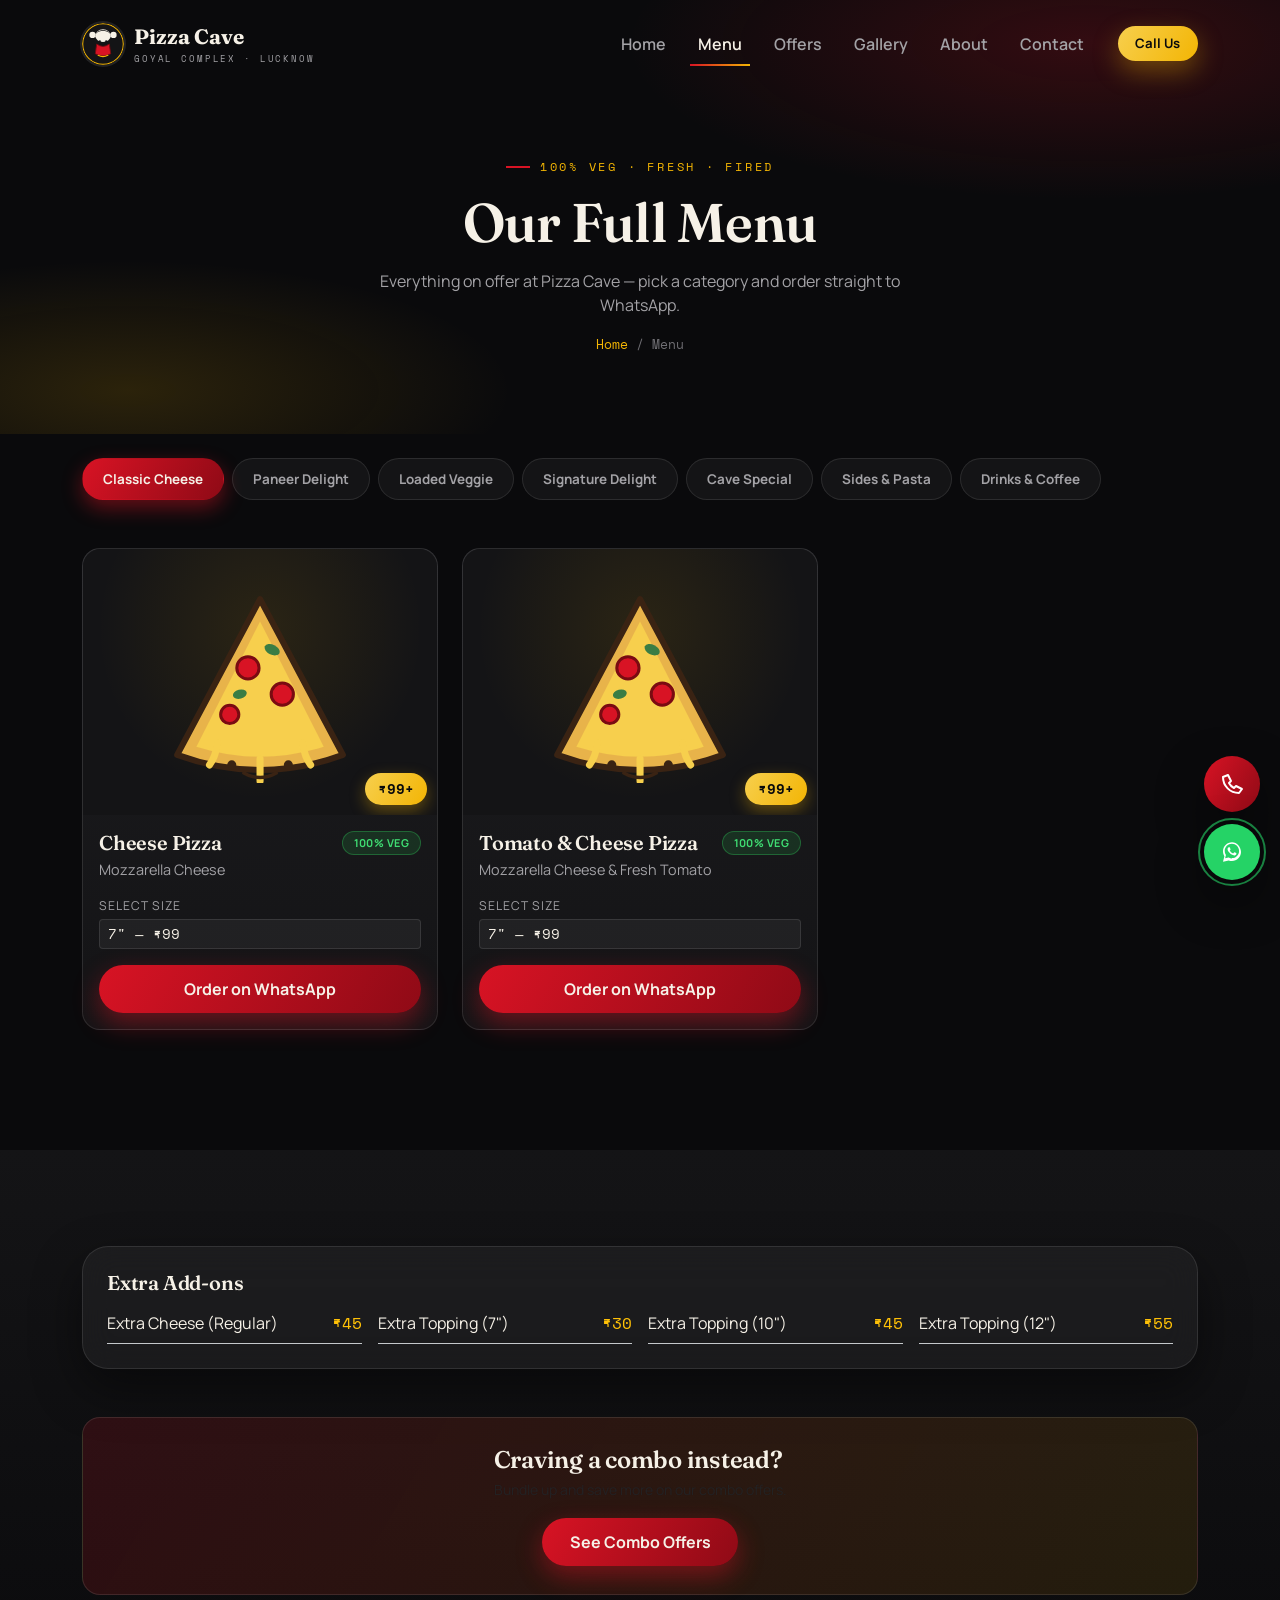
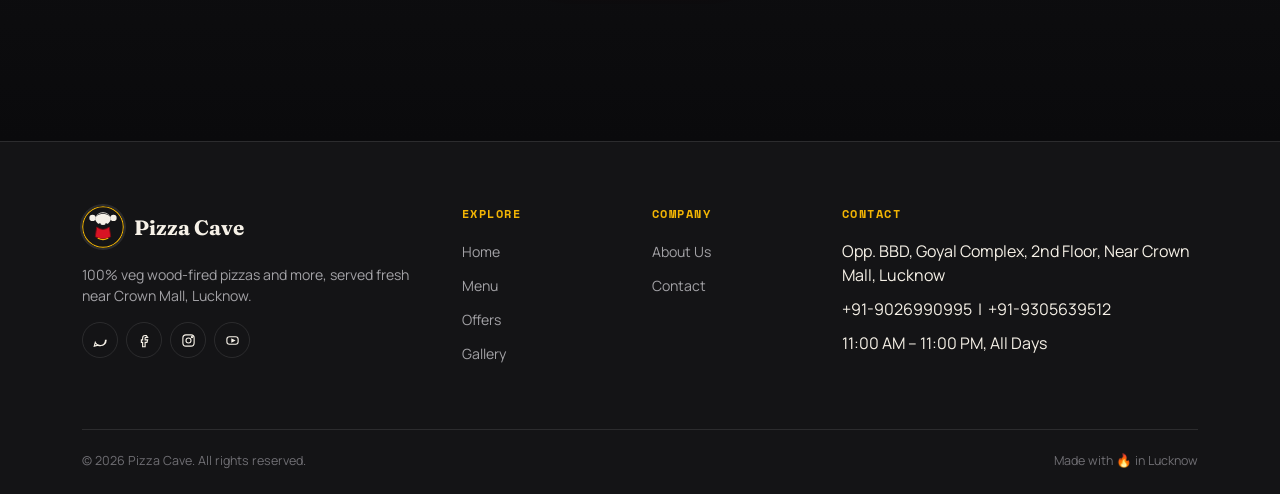
<file: menu.html>
<!DOCTYPE html>
<html lang="en">
<head>
<meta charset="UTF-8">
<meta name="viewport" content="width=device-width, initial-scale=1.0">
<title>Menu — Pizza Cave | Goyal Complex, Near Crown Mall, Lucknow</title>
<meta name="description" content="Full Pizza Cave menu — veg pizzas (7/10/12 inch), pasta, garlic bread, burgers, drinks & combos. Order instantly on WhatsApp.">
<link rel="icon" href="data:image/svg+xml,<svg xmlns=%22http://www.w3.org/2000/svg%22 viewBox=%220 0 100 100%22><circle cx=%2250%22 cy=%2250%22 r=%2248%22 fill=%22%23d81324%22/><text x=%2250%22 y=%2264%22 font-size=%2250%22 text-anchor=%22middle%22 fill=%22%23f3b504%22>🍕</text></svg>">
<link rel="preconnect" href="https://fonts.googleapis.com">
<link rel="preconnect" href="https://fonts.gstatic.com" crossorigin>
<link href="https://fonts.googleapis.com/css2?family=Fraunces:opsz,wght@9..144,500;9..144,600;9..144,700;9..144,800&family=Manrope:wght@400;500;600;700;800&family=Space+Mono:wght@400;700&display=swap" rel="stylesheet">
<link rel="stylesheet" href="https://cdn.jsdelivr.net/npm/bootstrap@5.3.3/dist/css/bootstrap.min.css">
<link rel="stylesheet" href="https://unpkg.com/aos@2.3.1/dist/aos.css">
<link rel="stylesheet" href="css/style.css">
</head>
<body>

<div id="loader"><div class="loader-stamp"></div></div>
<div id="mouse-glow"></div>

<nav class="navbar navbar-expand-lg fixed-top navbar-dark custom-navbar">
  <div class="container">
    <a class="navbar-brand" href="index.html"><span class="logo-badge"></span><span>Pizza Cave<small>Goyal Complex · Lucknow</small></span></a>
    <button class="navbar-toggler" type="button" data-bs-toggle="collapse" data-bs-target="#navMain" aria-label="Toggle navigation"><span class="navbar-toggler-icon"></span></button>
    <div class="collapse navbar-collapse" id="navMain">
      <ul class="navbar-nav ms-auto align-items-lg-center gap-lg-1">
        <li class="nav-item"><a class="nav-link" href="index.html">Home</a></li>
        <li class="nav-item"><a class="nav-link active" href="menu.html">Menu</a></li>
        <li class="nav-item"><a class="nav-link" href="offers.html">Offers</a></li>
        <li class="nav-item"><a class="nav-link" href="gallery.html">Gallery</a></li>
        <li class="nav-item"><a class="nav-link" href="about.html">About</a></li>
        <li class="nav-item"><a class="nav-link" href="contact.html">Contact</a></li>
        <li class="nav-item ms-lg-3"><a href="contact.html" class="btn btn-gold btn-sm">Call Us</a></li>
      </ul>
    </div>
  </div>
</nav>

<section class="page-header">
  <div class="container">
    <span class="eyebrow">100% Veg · Fresh · Fired</span>
    <h1>Our Full Menu</h1>
    <p>Everything on offer at Pizza Cave — pick a category and order straight to WhatsApp.</p>
    <div class="breadcrumb-row"><a href="index.html">Home</a><span>/</span><span>Menu</span></div>
  </div>
</section>

<section class="section pt-4">
  <div class="container">
    <ul class="nav nav-pills gap-2 mb-5 flex-wrap" id="menuTabs" data-aos="fade-up">
      <li class="nav-item"><button class="nav-link active" data-bs-toggle="pill" data-bs-target="#tab-classic">Classic Cheese</button></li>
      <li class="nav-item"><button class="nav-link" data-bs-toggle="pill" data-bs-target="#tab-paneer">Paneer Delight</button></li>
      <li class="nav-item"><button class="nav-link" data-bs-toggle="pill" data-bs-target="#tab-loaded">Loaded Veggie</button></li>
      <li class="nav-item"><button class="nav-link" data-bs-toggle="pill" data-bs-target="#tab-signature">Signature Delight</button></li>
      <li class="nav-item"><button class="nav-link" data-bs-toggle="pill" data-bs-target="#tab-cave">Cave Special</button></li>
      <li class="nav-item"><button class="nav-link" data-bs-toggle="pill" data-bs-target="#tab-sides">Sides & Pasta</button></li>
      <li class="nav-item"><button class="nav-link" data-bs-toggle="pill" data-bs-target="#tab-drinks">Drinks & Coffee</button></li>
    </ul>

    <div class="tab-content">
      <div class="tab-pane fade show active" id="tab-classic"><div class="row" id="grid-classic"></div></div>
      <div class="tab-pane fade" id="tab-paneer"><div class="row" id="grid-paneer"></div></div>
      <div class="tab-pane fade" id="tab-loaded"><div class="row" id="grid-loaded"></div></div>
      <div class="tab-pane fade" id="tab-signature"><div class="row" id="grid-signature"></div></div>
      <div class="tab-pane fade" id="tab-cave"><div class="row" id="grid-cave"></div></div>
      <div class="tab-pane fade" id="tab-sides"><div class="row" id="grid-sides"></div></div>
      <div class="tab-pane fade" id="tab-drinks"><div class="row" id="grid-drinks"></div></div>
    </div>
  </div>
</section>

<section class="section section--alt">
  <div class="container">
    <div class="card glass p-4 mb-5" data-aos="fade-up">
      <h5 class="mb-3">Extra Add-ons</h5>
      <div class="row row-cols-2 row-cols-md-4 g-3" id="extras-list-menu"></div>
    </div>
    <div class="coupon-strip card" data-aos="zoom-in">
      <div>
        <h4 class="mb-1">Craving a combo instead?</h4>
        <p class="text-body-secondary small mb-0">Bundle up and save more on our combo offers.</p>
      </div>
      <a href="offers.html" class="btn btn-primary">See Combo Offers</a>
    </div>
  </div>
</section>

<footer class="footer">
  <div class="container">
    <div class="row g-4 mb-5">
      <div class="col-lg-4" data-aos="fade-up">
        <a href="index.html" class="navbar-brand"><span class="logo-badge"></span><span>Pizza Cave</span></a>
        <p class="mt-3">100% veg wood-fired pizzas and more, served fresh near Crown Mall, Lucknow.</p>
        <div class="d-flex gap-2 footer-socials">
          <a href="#" aria-label="WhatsApp"><svg viewBox="0 0 24 24" fill="none" stroke-width="1.8"><path d="M21 11.5a8.4 8.4 0 0 1-8.9 8.4A8.5 8.5 0 0 1 3.6 15L2 21l6.1-1.6a8.5 8.5 0 0 0 3.4.8 8.4 8.4 0 0 0 8.5-8.7z"/></svg></a>
          <a href="#" aria-label="Facebook"><svg viewBox="0 0 24 24" fill="none" stroke-width="1.8"><path d="M15 4h-2a4 4 0 0 0-4 4v3H7v4h2v7h4v-7h3l1-4h-4V8a1 1 0 0 1 1-1h3z"/></svg></a>
          <a href="#" aria-label="Instagram"><svg viewBox="0 0 24 24" fill="none" stroke-width="1.8"><rect x="3" y="3" width="18" height="18" rx="5"/><circle cx="12" cy="12" r="4"/><circle cx="17.5" cy="6.5" r="1"/></svg></a>
          <a href="#" aria-label="YouTube"><svg viewBox="0 0 24 24" fill="none" stroke-width="1.8"><rect x="3" y="6" width="18" height="12" rx="4"/><path d="M11 10l4 2-4 2z" fill="currentColor"/></svg></a>
        </div>
      </div>
      <div class="col-6 col-lg-2" data-aos="fade-up" data-aos-delay="60"><h5>Explore</h5><ul><li><a href="index.html">Home</a></li><li><a href="menu.html">Menu</a></li><li><a href="offers.html">Offers</a></li><li><a href="gallery.html">Gallery</a></li></ul></div>
      <div class="col-6 col-lg-2" data-aos="fade-up" data-aos-delay="120"><h5>Company</h5><ul><li><a href="about.html">About Us</a></li><li><a href="contact.html">Contact</a></li></ul></div>
      <div class="col-lg-4" data-aos="fade-up" data-aos-delay="180"><h5>Contact</h5><ul><li data-biz="address">Opp. BBD, Goyal Complex, 2nd Floor, Near Crown Mall, Lucknow</li><li data-biz="phones">+91-9026990995 | +91-9305639512</li><li data-biz="timings">11:00 AM – 11:00 PM, All Days</li></ul></div>
    </div>
    <div class="footer-bottom d-flex justify-content-between flex-wrap gap-2"><span>© 2026 Pizza Cave. All rights reserved.</span><span>Made with 🔥 in Lucknow</span></div>
  </div>
</footer>

<div class="floating-btns">
  <button id="back-to-top" class="fab fab-top" aria-label="Back to top"><svg viewBox="0 0 24 24" fill="none" stroke-width="2" stroke-linecap="round" stroke-linejoin="round"><path d="M12 19V5M5 12l7-7 7 7"/></svg></button>
  <a class="fab fab-call" aria-label="Call Pizza Cave"><svg viewBox="0 0 24 24" stroke-width="2" stroke-linecap="round" stroke-linejoin="round"><path d="M3 5c0 9 7 16 16 16l3-4-6-3-2 2c-2-1-4-3-5-5l2-2-3-6z"/></svg></a>
  <a class="fab fab-whatsapp" aria-label="Order on WhatsApp"><span class="pulse-ring"></span><svg viewBox="0 0 32 32"><path d="M16.02 3C9.4 3 4 8.4 4 15.02c0 2.4.68 4.63 1.86 6.53L4 29l7.62-1.83a11.9 11.9 0 0 0 4.4.84C22.6 28 28 22.6 28 15.98 28 9.4 22.6 3 16.02 3zm0 21.6c-1.55 0-3.06-.42-4.37-1.2l-.31-.19-4.52 1.08 1.1-4.42-.2-.32a9.5 9.5 0 0 1-1.47-5.03c0-5.3 4.3-9.6 9.6-9.6 5.3 0 9.6 4.3 9.6 9.6 0 5.3-4.3 9.6-9.6 9.6zm5.3-7.2c-.29-.14-1.72-.85-1.98-.95-.27-.1-.46-.14-.66.14-.2.29-.75.94-.92 1.13-.17.2-.34.22-.63.07-.29-.14-1.22-.45-2.32-1.43-.86-.77-1.44-1.71-1.61-2-.17-.29-.02-.44.13-.58.13-.13.29-.34.43-.5.14-.17.19-.29.29-.48.1-.2.05-.37-.02-.51-.07-.14-.66-1.6-.9-2.19-.24-.57-.48-.5-.66-.5h-.56c-.2 0-.51.07-.78.36-.27.29-1.02 1-1.02 2.43 0 1.43 1.04 2.81 1.19 3 .14.2 2.05 3.13 4.97 4.39.7.3 1.24.48 1.67.61.7.22 1.34.19 1.84.12.56-.08 1.72-.7 1.96-1.38.24-.68.24-1.26.17-1.38-.07-.13-.26-.2-.55-.34z"/></svg></a>
</div>

<script src="https://cdn.jsdelivr.net/npm/bootstrap@5.3.3/dist/js/bootstrap.bundle.min.js"></script>
<script src="https://unpkg.com/aos@2.3.1/dist/aos.js"></script>
<script src="js/cartoonIcons.js"></script>
<script src="js/menuData.js"></script>
<script src="js/main.js"></script>
<script>
  document.querySelectorAll(".logo-badge").forEach(el => el.innerHTML = CARTOON.chefLogo);

  const catMap = { classic:"grid-classic", paneer:"grid-paneer", loaded:"grid-loaded", signature:"grid-signature", cave:"grid-cave" };
  MENU_DATA.pizzaCategories.forEach(cat => renderPizzaCategorySection(catMap[cat.id], cat));

  renderSimpleGrid("grid-sides", MENU_DATA.sides, iconForSide);
  renderSimpleGrid("grid-drinks", MENU_DATA.drinks, iconForDrink);

  document.getElementById("extras-list-menu").innerHTML = MENU_DATA.extras.map(e => `
    <div class="col"><div class="d-flex justify-content-between border-bottom border-secondary-subtle pb-2"><span>${e.name}</span><span class="mono text-warning">₹${e.price}</span></div></div>`).join("");
</script>
</body>
</html>
</file>
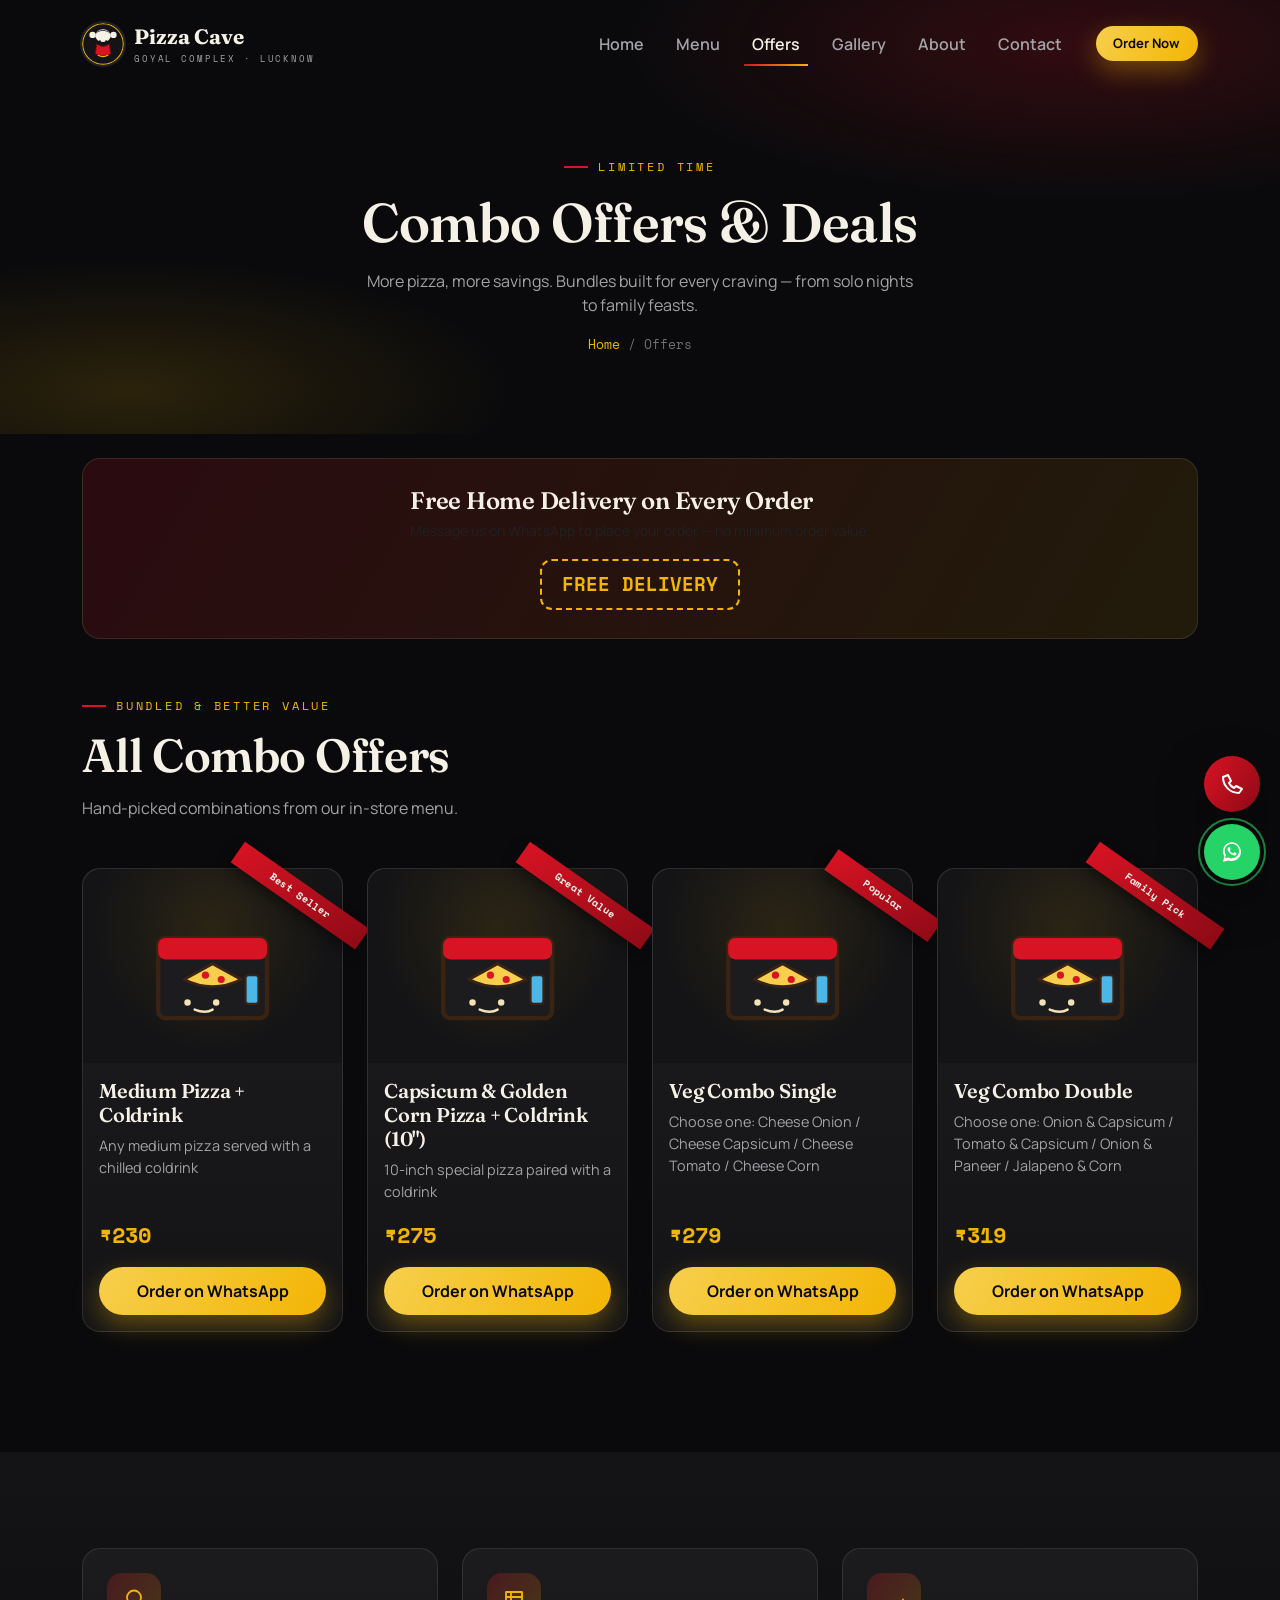
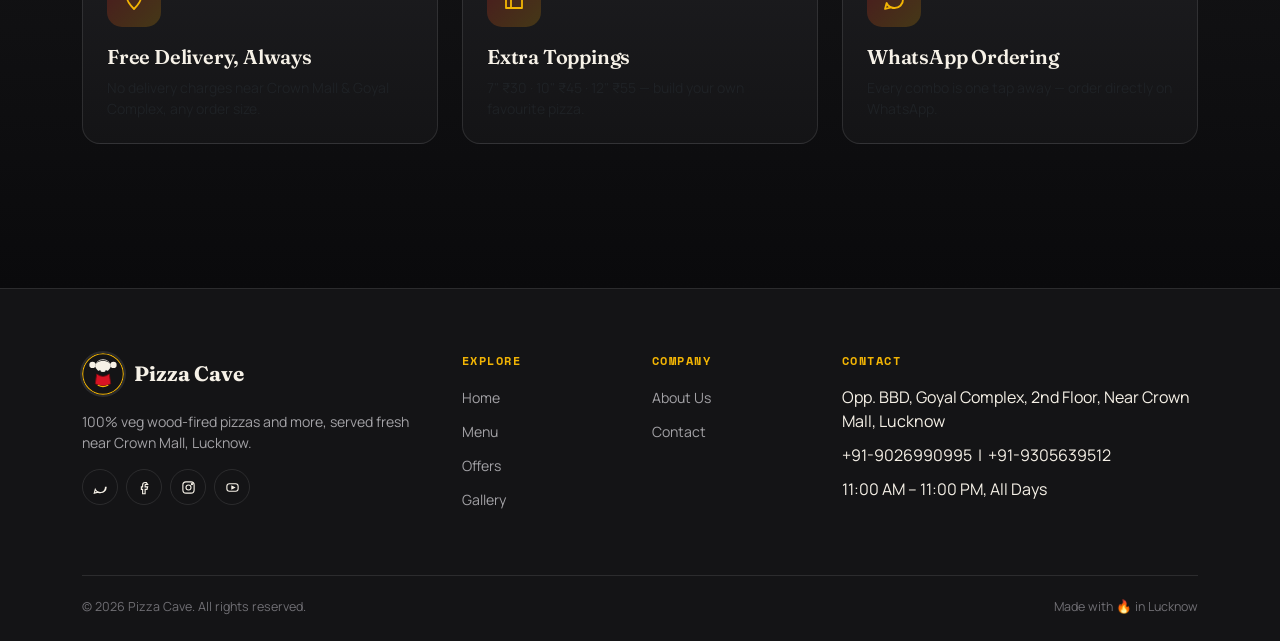
<file: offers.html>
<!DOCTYPE html>
<html lang="en">
<head>
<meta charset="UTF-8">
<meta name="viewport" content="width=device-width, initial-scale=1.0">
<title>Offers — Pizza Cave | Goyal Complex, Near Crown Mall, Lucknow</title>
<meta name="description" content="Grab the best veg combo deals at Pizza Cave, Goyal Complex, Near Crown Mall, Lucknow. Order now on WhatsApp.">
<link rel="icon" href="data:image/svg+xml,<svg xmlns=%22http://www.w3.org/2000/svg%22 viewBox=%220 0 100 100%22><circle cx=%2250%22 cy=%2250%22 r=%2248%22 fill=%22%23d81324%22/><text x=%2250%22 y=%2264%22 font-size=%2250%22 text-anchor=%22middle%22 fill=%22%23f3b504%22>🍕</text></svg>">
<link rel="preconnect" href="https://fonts.googleapis.com">
<link rel="preconnect" href="https://fonts.gstatic.com" crossorigin>
<link href="https://fonts.googleapis.com/css2?family=Fraunces:opsz,wght@9..144,500;9..144,600;9..144,700;9..144,800&family=Manrope:wght@400;500;600;700;800&family=Space+Mono:wght@400;700&display=swap" rel="stylesheet">
<link rel="stylesheet" href="https://cdn.jsdelivr.net/npm/bootstrap@5.3.3/dist/css/bootstrap.min.css">
<link rel="stylesheet" href="https://unpkg.com/aos@2.3.1/dist/aos.css">
<link rel="stylesheet" href="css/style.css">
</head>
<body>

<div id="loader"><div class="loader-stamp"></div></div>
<div id="mouse-glow"></div>

<nav class="navbar navbar-expand-lg fixed-top navbar-dark custom-navbar">
  <div class="container">
    <a class="navbar-brand" href="index.html"><span class="logo-badge"></span><span>Pizza Cave<small>Goyal Complex · Lucknow</small></span></a>
    <button class="navbar-toggler" type="button" data-bs-toggle="collapse" data-bs-target="#navMain" aria-label="Toggle navigation"><span class="navbar-toggler-icon"></span></button>
    <div class="collapse navbar-collapse" id="navMain">
      <ul class="navbar-nav ms-auto align-items-lg-center gap-lg-1">
        <li class="nav-item"><a class="nav-link" href="index.html">Home</a></li>
        <li class="nav-item"><a class="nav-link" href="menu.html">Menu</a></li>
        <li class="nav-item"><a class="nav-link active" href="offers.html">Offers</a></li>
        <li class="nav-item"><a class="nav-link" href="gallery.html">Gallery</a></li>
        <li class="nav-item"><a class="nav-link" href="about.html">About</a></li>
        <li class="nav-item"><a class="nav-link" href="contact.html">Contact</a></li>
        <li class="nav-item ms-lg-3"><a href="menu.html" class="btn btn-gold btn-sm">Order Now</a></li>
      </ul>
    </div>
  </div>
</nav>

<section class="page-header">
  <div class="container">
    <span class="eyebrow">Limited Time</span>
    <h1>Combo Offers & Deals</h1>
    <p>More pizza, more savings. Bundles built for every craving — from solo nights to family feasts.</p>
    <div class="breadcrumb-row"><a href="index.html">Home</a><span>/</span><span>Offers</span></div>
  </div>
</section>

<section class="section pt-4">
  <div class="container">
    <div class="coupon-strip card" data-aos="zoom-in">
      <div>
        <h4 class="mb-1">Free Home Delivery on Every Order</h4>
        <p class="text-body-secondary small mb-0">Message us on WhatsApp to place your order — no minimum order value.</p>
      </div>
      <span class="coupon-code">FREE DELIVERY</span>
    </div>

    <div class="section-header" data-aos="fade-up">
      <span class="eyebrow">Bundled & Better Value</span>
      <h2>All Combo Offers</h2>
      <p>Hand-picked combinations from our in-store menu.</p>
    </div>
    <div class="row" id="combo-grid-full"></div>
  </div>
</section>

<section class="section section--alt">
  <div class="container">
    <div class="row g-4 mb-5">
      <div class="col-md-4" data-aos="fade-up">
        <div class="card p-4 h-100">
          <div class="why-icon"><svg viewBox="0 0 24 24" fill="none" stroke-width="1.8" stroke-linecap="round" stroke-linejoin="round"><path d="M12 21c-4-4-7-7.5-7-11.5A7 7 0 0 1 19 9.5C19 13.5 16 17 12 21z"/></svg></div>
          <h5>Free Delivery, Always</h5>
          <p class="text-body-secondary small mb-0">No delivery charges near Crown Mall & Goyal Complex, any order size.</p>
        </div>
      </div>
      <div class="col-md-4" data-aos="fade-up" data-aos-delay="80">
        <div class="card p-4 h-100">
          <div class="why-icon"><svg viewBox="0 0 24 24" fill="none" stroke-width="1.8" stroke-linecap="round" stroke-linejoin="round"><path d="M4 4h16v16H4z"/><path d="M4 9h16M9 4v16"/></svg></div>
          <h5>Extra Toppings</h5>
          <p class="text-body-secondary small mb-0">7" ₹30 · 10" ₹45 · 12" ₹55 — build your own favourite pizza.</p>
        </div>
      </div>
      <div class="col-md-4" data-aos="fade-up" data-aos-delay="160">
        <div class="card p-4 h-100">
          <div class="why-icon"><svg viewBox="0 0 24 24" fill="none" stroke-width="1.8" stroke-linecap="round" stroke-linejoin="round"><path d="M21 11.5a8.4 8.4 0 0 1-8.9 8.4A8.5 8.5 0 0 1 4.6 15L3 21l6.1-1.6a8.5 8.5 0 0 0 3.4.8 8.4 8.4 0 0 0 8.5-8.7z"/></svg></div>
          <h5>WhatsApp Ordering</h5>
          <p class="text-body-secondary small mb-0">Every combo is one tap away — order directly on WhatsApp.</p>
        </div>
      </div>
    </div>
  </div>
</section>

<footer class="footer">
  <div class="container">
    <div class="row g-4 mb-5">
      <div class="col-lg-4" data-aos="fade-up">
        <a href="index.html" class="navbar-brand"><span class="logo-badge"></span><span>Pizza Cave</span></a>
        <p class="mt-3">100% veg wood-fired pizzas and more, served fresh near Crown Mall, Lucknow.</p>
        <div class="d-flex gap-2 footer-socials">
          <a href="#" aria-label="WhatsApp"><svg viewBox="0 0 24 24" fill="none" stroke-width="1.8"><path d="M21 11.5a8.4 8.4 0 0 1-8.9 8.4A8.5 8.5 0 0 1 3.6 15L2 21l6.1-1.6a8.5 8.5 0 0 0 3.4.8 8.4 8.4 0 0 0 8.5-8.7z"/></svg></a>
          <a href="#" aria-label="Facebook"><svg viewBox="0 0 24 24" fill="none" stroke-width="1.8"><path d="M15 4h-2a4 4 0 0 0-4 4v3H7v4h2v7h4v-7h3l1-4h-4V8a1 1 0 0 1 1-1h3z"/></svg></a>
          <a href="#" aria-label="Instagram"><svg viewBox="0 0 24 24" fill="none" stroke-width="1.8"><rect x="3" y="3" width="18" height="18" rx="5"/><circle cx="12" cy="12" r="4"/><circle cx="17.5" cy="6.5" r="1"/></svg></a>
          <a href="#" aria-label="YouTube"><svg viewBox="0 0 24 24" fill="none" stroke-width="1.8"><rect x="3" y="6" width="18" height="12" rx="4"/><path d="M11 10l4 2-4 2z" fill="currentColor"/></svg></a>
        </div>
      </div>
      <div class="col-6 col-lg-2" data-aos="fade-up" data-aos-delay="60"><h5>Explore</h5><ul><li><a href="index.html">Home</a></li><li><a href="menu.html">Menu</a></li><li><a href="offers.html">Offers</a></li><li><a href="gallery.html">Gallery</a></li></ul></div>
      <div class="col-6 col-lg-2" data-aos="fade-up" data-aos-delay="120"><h5>Company</h5><ul><li><a href="about.html">About Us</a></li><li><a href="contact.html">Contact</a></li></ul></div>
      <div class="col-lg-4" data-aos="fade-up" data-aos-delay="180"><h5>Contact</h5><ul><li data-biz="address">Opp. BBD, Goyal Complex, 2nd Floor, Near Crown Mall, Lucknow</li><li data-biz="phones">+91-9026990995 | +91-9305639512</li><li data-biz="timings">11:00 AM – 11:00 PM, All Days</li></ul></div>
    </div>
    <div class="footer-bottom d-flex justify-content-between flex-wrap gap-2"><span>© 2026 Pizza Cave. All rights reserved.</span><span>Made with 🔥 in Lucknow</span></div>
  </div>
</footer>

<div class="floating-btns">
  <button id="back-to-top" class="fab fab-top" aria-label="Back to top"><svg viewBox="0 0 24 24" fill="none" stroke-width="2" stroke-linecap="round" stroke-linejoin="round"><path d="M12 19V5M5 12l7-7 7 7"/></svg></button>
  <a class="fab fab-call" aria-label="Call Pizza Cave"><svg viewBox="0 0 24 24" stroke-width="2" stroke-linecap="round" stroke-linejoin="round"><path d="M3 5c0 9 7 16 16 16l3-4-6-3-2 2c-2-1-4-3-5-5l2-2-3-6z"/></svg></a>
  <a class="fab fab-whatsapp" aria-label="Order on WhatsApp"><span class="pulse-ring"></span><svg viewBox="0 0 32 32"><path d="M16.02 3C9.4 3 4 8.4 4 15.02c0 2.4.68 4.63 1.86 6.53L4 29l7.62-1.83a11.9 11.9 0 0 0 4.4.84C22.6 28 28 22.6 28 15.98 28 9.4 22.6 3 16.02 3zm0 21.6c-1.55 0-3.06-.42-4.37-1.2l-.31-.19-4.52 1.08 1.1-4.42-.2-.32a9.5 9.5 0 0 1-1.47-5.03c0-5.3 4.3-9.6 9.6-9.6 5.3 0 9.6 4.3 9.6 9.6 0 5.3-4.3 9.6-9.6 9.6zm5.3-7.2c-.29-.14-1.72-.85-1.98-.95-.27-.1-.46-.14-.66.14-.2.29-.75.94-.92 1.13-.17.2-.34.22-.63.07-.29-.14-1.22-.45-2.32-1.43-.86-.77-1.44-1.71-1.61-2-.17-.29-.02-.44.13-.58.13-.13.29-.34.43-.5.14-.17.19-.29.29-.48.1-.2.05-.37-.02-.51-.07-.14-.66-1.6-.9-2.19-.24-.57-.48-.5-.66-.5h-.56c-.2 0-.51.07-.78.36-.27.29-1.02 1-1.02 2.43 0 1.43 1.04 2.81 1.19 3 .14.2 2.05 3.13 4.97 4.39.7.3 1.24.48 1.67.61.7.22 1.34.19 1.84.12.56-.08 1.72-.7 1.96-1.38.24-.68.24-1.26.17-1.38-.07-.13-.26-.2-.55-.34z"/></svg></a>
</div>

<script src="https://cdn.jsdelivr.net/npm/bootstrap@5.3.3/dist/js/bootstrap.bundle.min.js"></script>
<script src="https://unpkg.com/aos@2.3.1/dist/aos.js"></script>
<script src="js/cartoonIcons.js"></script>
<script src="js/menuData.js"></script>
<script src="js/main.js"></script>
<script>
  document.querySelectorAll(".logo-badge").forEach(el => el.innerHTML = CARTOON.chefLogo);
  renderCombos("combo-grid-full", MENU_DATA.combos);
</script>
</body>
</html>
</file>
<file: css/style.css>
/* ============================================================
   PIZZA CAVE — Design System (Bootstrap 5 + custom theme layer)
   Palette : charcoal black / flame red / molten gold / warm cream
   Display : Fraunces  ·  Body : Manrope  ·  Mono : Space Mono
   Bootstrap 5 provides the responsive grid + components (navbar,
   card, modal, carousel, forms). Everything below re-skins those
   components into the Pizza Cave dark-glass look.
   ============================================================ */

:root{
  --black:#0a0a0c;
  --charcoal:#141416;
  --charcoal-light:#1c1c1f;
  --charcoal-lighter:#242427;
  --red:#d81324;
  --red-dark:#8f0a16;
  --red-glow:rgba(216,19,36,.45);
  --gold:#f3b504;
  --gold-soft:#f7cf4d;
  --gold-glow:rgba(243,181,4,.35);
  --cream:#f6f1e7;
  --muted:#a3a2a6;
  --muted-dim:#706f74;
  --glass-bg:rgba(255,255,255,.045);
  --glass-border:rgba(255,255,255,.10);
  --shadow-soft:0 20px 50px rgba(0,0,0,.45);
  --shadow-hard:0 30px 80px rgba(0,0,0,.6);
  --radius-lg:26px;
  --radius-md:18px;
  --radius-sm:10px;
  --ease:cubic-bezier(.22,1,.36,1);
  --bs-body-bg: var(--black);
}

*{box-sizing:border-box;}
html{scroll-behavior:smooth;}
body{
  background:var(--black);
  color:var(--cream);
  font-family:'Manrope',sans-serif;
  overflow-x:hidden;
}
img{max-width:100%;}
a{text-decoration:none;color:inherit;}
h1,h2,h3,h4,h5{font-family:'Fraunces',serif;font-weight:600;letter-spacing:-.01em;color:var(--cream);}
.mono{font-family:'Space Mono',monospace;}
::selection{background:var(--red);color:var(--cream);}
::-webkit-scrollbar{width:9px;}
::-webkit-scrollbar-track{background:var(--black);}
::-webkit-scrollbar-thumb{background:linear-gradient(var(--red),var(--gold));border-radius:10px;}
a:focus-visible,button:focus-visible,input:focus-visible,textarea:focus-visible,select:focus-visible{outline:2px solid var(--gold);outline-offset:3px;}

.eyebrow{
  font-family:'Space Mono',monospace;text-transform:uppercase;letter-spacing:.24em;
  font-size:.72rem;color:var(--gold);display:inline-flex;align-items:center;gap:10px;margin-bottom:14px;
}
.eyebrow::before{content:'';width:24px;height:2px;background:var(--red);display:inline-block;}

.section{padding:96px 0;}
.section--tight{padding:70px 0;}
.section--alt{background:linear-gradient(180deg,var(--charcoal) 0%,var(--black) 100%);}
.section-header{max-width:620px;margin-bottom:48px;}
.section-header.center{margin-left:auto;margin-right:auto;text-align:center;}
.section-header h2{font-size:clamp(1.9rem,4.2vw,2.9rem);margin-bottom:12px;}
.section-header p{color:var(--muted);}

/* ---------- buttons ---------- */
.btn{border-radius:100px;font-weight:700;padding:.75rem 1.7rem;transition:transform .3s var(--ease),box-shadow .3s var(--ease);}
.btn-primary{background:linear-gradient(120deg,var(--red),var(--red-dark));border:none;color:var(--cream);box-shadow:0 10px 26px var(--red-glow);}
.btn-primary:hover,.btn-primary:focus{background:linear-gradient(120deg,var(--red),var(--red-dark));color:var(--cream);transform:translateY(-3px);box-shadow:0 16px 36px var(--red-glow);}
.btn-gold{background:linear-gradient(120deg,var(--gold-soft),var(--gold));border:none;color:var(--black);box-shadow:0 10px 26px var(--gold-glow);}
.btn-gold:hover{color:var(--black);transform:translateY(-3px);box-shadow:0 16px 36px var(--gold-glow);}
.btn-outline-light{border:1.5px solid var(--glass-border);background:var(--glass-bg);}
.btn-outline-light:hover{border-color:var(--gold);color:var(--gold);background:var(--glass-bg);}
.btn-sm{padding:.5rem 1.1rem;font-size:.82rem;}

/* ---------- Bootstrap CARD re-skin (used for menu items, why-us, reviews, combos, info) ---------- */
.card{
  background:linear-gradient(180deg,var(--charcoal-light),var(--charcoal));
  border:1px solid var(--glass-border);
  color:var(--cream);
  border-radius:var(--radius-md);
  transition:transform .4s var(--ease),box-shadow .4s var(--ease),border-color .4s ease;
}
.card:hover{transform:translateY(-7px);box-shadow:var(--shadow-hard);border-color:rgba(243,181,4,.35);}
.card-title{font-family:'Fraunces',serif;}
.card-text{color:var(--muted);font-size:.9rem;}
.form-select,.form-control{
  background:rgba(255,255,255,.05);border:1px solid var(--glass-border);color:var(--cream);
}
.form-select:focus,.form-control:focus{background:rgba(255,255,255,.07);border-color:var(--gold);color:var(--cream);box-shadow:0 0 0 .2rem var(--gold-glow);}
.form-select option{background:var(--charcoal);color:var(--cream);}
.form-label{font-size:.76rem;text-transform:uppercase;letter-spacing:.08em;color:var(--muted);}

/* glass accents for a few standalone panels */
.glass{background:var(--glass-bg);border:1px solid var(--glass-border);backdrop-filter:blur(16px);-webkit-backdrop-filter:blur(16px);border-radius:var(--radius-lg);box-shadow:var(--shadow-soft);}

/* ---------- loader ---------- */
#loader{position:fixed;inset:0;z-index:9999;background:var(--black);display:flex;align-items:center;justify-content:center;transition:opacity .6s var(--ease),visibility .6s var(--ease);}
#loader.hidden{opacity:0;visibility:hidden;pointer-events:none;}
.loader-stamp{width:90px;height:90px;border-radius:50%;border:3px solid var(--glass-border);border-top-color:var(--gold);border-right-color:var(--red);animation:spin 1s linear infinite;position:relative;}
.loader-stamp::after{content:'PC';position:absolute;inset:0;display:flex;align-items:center;justify-content:center;font-family:'Fraunces',serif;font-weight:700;color:var(--gold);}
@keyframes spin{to{transform:rotate(360deg);}}

/* ---------- mouse glow ---------- */
#mouse-glow{position:fixed;width:480px;height:480px;border-radius:50%;pointer-events:none;z-index:2;background:radial-gradient(circle,var(--red-glow) 0%,rgba(243,181,4,.08) 40%,transparent 70%);transform:translate(-50%,-50%);opacity:0;transition:opacity .4s ease;}

/* ============================================================
   NAVBAR (Bootstrap navbar + navbar-collapse, re-skinned)
   ============================================================ */
.custom-navbar{
  padding:16px 0;transition:padding .3s var(--ease),background .3s var(--ease),box-shadow .3s var(--ease);
}
.custom-navbar.scrolled{
  padding:8px 0;background:rgba(10,10,12,.82)!important;backdrop-filter:blur(16px);-webkit-backdrop-filter:blur(16px);
  box-shadow:0 10px 34px rgba(0,0,0,.4);border-bottom:1px solid var(--glass-border);
}
.navbar-brand{font-family:'Fraunces',serif;font-weight:700;font-size:1.3rem;color:var(--cream)!important;display:flex;align-items:center;gap:10px;}
.navbar-brand small{display:block;font-family:'Space Mono',monospace;font-size:.58rem;letter-spacing:.2em;color:var(--muted);text-transform:uppercase;font-weight:400;}
.logo-badge{width:42px;height:42px;border-radius:50%;flex-shrink:0;animation:rotate-slow 16s linear infinite;overflow:hidden;box-shadow:0 0 0 2px var(--glass-border);}
@keyframes rotate-slow{to{transform:rotate(360deg);}}
.nav-link{font-weight:600;color:var(--muted)!important;position:relative;margin:0 6px;}
.nav-link::after{content:'';position:absolute;left:0;bottom:-2px;width:0;height:2px;background:linear-gradient(90deg,var(--red),var(--gold));transition:width .3s var(--ease);}
.nav-link:hover,.nav-link.active{color:var(--cream)!important;}
.nav-link:hover::after,.nav-link.active::after{width:100%;}
.navbar-toggler{border-color:var(--glass-border);}
.navbar-toggler:focus{box-shadow:0 0 0 .2rem var(--gold-glow);}
.navbar-toggler-icon{background-image:url("data:image/svg+xml,%3csvg xmlns='http://www.w3.org/2000/svg' viewBox='0 0 30 30'%3e%3cpath stroke='%23f3b504' stroke-width='2.4' stroke-linecap='round' stroke-miterlimit='10' d='M4 7h22M4 15h22M4 23h22'/%3e%3c/svg%3e");}
@media (max-width:991.98px){
  .navbar-collapse{
    background:rgba(12,12,14,.98);margin-top:14px;padding:20px;border-radius:var(--radius-md);
    border:1px solid var(--glass-border);
  }
  .nav-link{padding:10px 4px!important;}
}

/* ============================================================
   HERO
   ============================================================ */
.hero{
  position:relative;min-height:100vh;display:flex;align-items:center;padding:150px 0 90px;overflow:hidden;
  background:
    radial-gradient(ellipse 60% 50% at 80% 20%,rgba(216,19,36,.22),transparent 60%),
    radial-gradient(ellipse 50% 40% at 15% 85%,rgba(243,181,4,.14),transparent 60%),
    var(--black);
}
.hero::before{
  content:'';position:absolute;inset:0;background-image:radial-gradient(rgba(255,255,255,.045) 1px,transparent 1px);
  background-size:26px 26px;mask-image:radial-gradient(ellipse 80% 60% at 50% 30%,#000 40%,transparent 90%);opacity:.5;
}
.hero-copy h1{font-size:clamp(2.4rem,6vw,4.3rem);margin-bottom:20px;}
.hero-copy h1 em{font-style:normal;background:linear-gradient(120deg,var(--gold-soft),var(--red));-webkit-background-clip:text;background-clip:text;color:transparent;}
.hero-copy p{color:var(--muted);font-size:1.06rem;max-width:480px;margin-bottom:30px;}
.hero-meta strong{font-family:'Fraunces',serif;font-size:1.4rem;color:var(--gold);display:block;}
.hero-meta span{font-size:.72rem;color:var(--muted);text-transform:uppercase;letter-spacing:.08em;}
.hero-visual{position:relative;display:flex;align-items:center;justify-content:center;}
.hero-plate{position:relative;width:min(420px,90%);animation:float-plate 6s ease-in-out infinite;}
@keyframes float-plate{0%,100%{transform:translateY(0);}50%{transform:translateY(-16px);}}
.hero-plate svg{width:100%;filter:drop-shadow(0 30px 60px rgba(0,0,0,.55));}
.hero-tag{position:absolute;bottom:4%;left:-4%;padding:14px 18px;display:flex;align-items:center;gap:12px;animation:float-plate 5s ease-in-out infinite reverse;}
.hero-tag .dot{width:10px;height:10px;border-radius:50%;background:var(--gold);box-shadow:0 0 12px var(--gold);}
.hero-tag strong{font-size:.9rem;}
.hero-tag span{display:block;font-size:.7rem;color:var(--muted);}
.scroll-cue{position:absolute;bottom:26px;left:50%;transform:translateX(-50%);display:flex;flex-direction:column;align-items:center;gap:8px;color:var(--muted);font-size:.66rem;letter-spacing:.2em;text-transform:uppercase;z-index:3;}
.scroll-cue .line{width:1px;height:32px;background:linear-gradient(var(--gold),transparent);animation:scroll-line 1.8s ease-in-out infinite;}
@keyframes scroll-line{0%{transform:scaleY(0);transform-origin:top;}50%{transform:scaleY(1);transform-origin:top;}51%{transform-origin:bottom;}100%{transform:scaleY(0);transform-origin:bottom;}}

.drip-divider{width:100%;height:40px;margin-top:-1px;}
.drip-divider svg{width:100%;height:100%;display:block;}

/* ============================================================
   CARTOON MEDIA (used inside cards instead of stock photos)
   ============================================================ */
.card-cartoon{
  width:100%;aspect-ratio:4/3;display:flex;align-items:center;justify-content:center;
  background:radial-gradient(ellipse at 50% 30%,rgba(243,181,4,.10),transparent 65%),var(--charcoal);
  border-radius:var(--radius-md) var(--radius-md) 0 0;padding:14px;position:relative;overflow:hidden;
}
.card-cartoon svg{width:62%;height:auto;transition:transform .5s var(--ease);}
.card:hover .card-cartoon svg{transform:scale(1.08) rotate(-2deg);}
.card-cartoon .price-tag{
  position:absolute;bottom:10px;right:10px;font-family:'Space Mono',monospace;font-weight:700;font-size:.9rem;color:var(--black);
  background:linear-gradient(120deg,var(--gold-soft),var(--gold));padding:5px 13px;border-radius:100px;box-shadow:0 6px 16px var(--gold-glow);
}
.veg-dot{width:20px;height:20px;border-radius:5px;border:2px solid #2ecc59;background:rgba(10,10,12,.7);display:inline-flex;align-items:center;justify-content:center;flex-shrink:0;}
.veg-dot i{width:8px;height:8px;border-radius:50%;background:#2ecc59;}
.veg-pill{background:rgba(46,204,89,.14);color:#3fdc72;border:1px solid rgba(46,204,89,.35);font-size:.68rem;font-weight:700;padding:3px 11px;border-radius:100px;letter-spacing:.04em;}

/* size selector row */
.size-select{font-family:'Space Mono',monospace;font-size:.85rem;}
.combo-price-now{font-family:'Space Mono',monospace;font-size:1.35rem;font-weight:700;color:var(--gold);}
.combo-price-old{font-family:'Space Mono',monospace;font-size:.9rem;color:var(--muted-dim);text-decoration:line-through;}
.ribbon{
  position:absolute;top:14px;right:-34px;background:linear-gradient(120deg,var(--red),var(--red-dark));color:var(--cream);
  font-family:'Space Mono',monospace;font-size:.64rem;font-weight:700;padding:5px 40px;transform:rotate(35deg);letter-spacing:.05em;
  box-shadow:0 6px 14px rgba(0,0,0,.4);z-index:2;
}

/* ---------- why choose us ---------- */
.why-icon{width:54px;height:54px;border-radius:15px;display:flex;align-items:center;justify-content:center;background:linear-gradient(135deg,rgba(216,19,36,.25),rgba(243,181,4,.2));margin-bottom:18px;}
.why-icon svg{width:24px;height:24px;stroke:var(--gold);}
.counter-strip{padding:40px;text-align:center;}
.counter-item strong{display:block;font-family:'Fraunces',serif;font-size:clamp(1.9rem,4vw,2.6rem);background:linear-gradient(120deg,var(--gold-soft),var(--red));-webkit-background-clip:text;background-clip:text;color:transparent;}
.counter-item span{display:block;margin-top:4px;font-size:.74rem;letter-spacing:.1em;text-transform:uppercase;color:var(--muted);}

/* ---------- reviews (bootstrap carousel re-skin) ---------- */
.review-card{padding:8px;}
.review-stars{color:var(--gold);letter-spacing:3px;margin-bottom:14px;}
.review-avatar{width:42px;height:42px;border-radius:50%;background:linear-gradient(135deg,var(--red),var(--gold));display:flex;align-items:center;justify-content:center;font-family:'Fraunces',serif;font-weight:700;color:var(--black);flex-shrink:0;}
.carousel-control-prev,.carousel-control-next{width:6%;opacity:.7;}
.carousel-control-prev-icon,.carousel-control-next-icon{background-color:var(--gold);border-radius:50%;padding:10px;background-size:50%;}
.carousel-indicators [data-bs-target]{background-color:var(--gold);}

/* ---------- gallery ---------- */
.gallery-tile{
  aspect-ratio:1/1;border-radius:var(--radius-sm);display:flex;align-items:center;justify-content:center;
  background:radial-gradient(ellipse at 50% 30%,rgba(216,19,36,.12),transparent 65%),var(--charcoal-light);
  border:1px solid var(--glass-border);cursor:pointer;overflow:hidden;position:relative;transition:transform .4s var(--ease),border-color .4s ease;
}
.gallery-tile:hover{transform:translateY(-6px);border-color:rgba(243,181,4,.4);}
.gallery-tile svg{width:56%;transition:transform .5s var(--ease);}
.gallery-tile:hover svg{transform:scale(1.1);}
.gallery-tile .g-label{position:absolute;bottom:8px;left:0;right:0;text-align:center;font-size:.78rem;font-weight:700;color:var(--cream);opacity:0;transition:opacity .3s ease;background:linear-gradient(0deg,rgba(0,0,0,.75),transparent);padding:16px 6px 6px;}
.gallery-tile:hover .g-label{opacity:1;}

/* modal (bootstrap re-skin) */
.modal-content{background:var(--charcoal);border:1px solid var(--glass-border);}
.modal-content svg{width:70%;margin:0 auto;display:block;}

/* ---------- footer ---------- */
.footer{background:var(--charcoal);border-top:1px solid var(--glass-border);padding:64px 0 24px;}
.footer p{color:var(--muted);font-size:.88rem;}
.footer h5{font-family:'Space Mono',monospace;font-size:.76rem;letter-spacing:.12em;text-transform:uppercase;color:var(--gold);margin-bottom:18px;}
.footer ul{list-style:none;padding:0;}
.footer ul li{margin-bottom:10px;}
.footer ul a{color:var(--muted);font-size:.88rem;}
.footer ul a:hover{color:var(--cream);}
.footer-socials a{width:36px;height:36px;border-radius:50%;border:1px solid var(--glass-border);display:inline-flex;align-items:center;justify-content:center;transition:all .3s ease;}
.footer-socials a:hover{background:linear-gradient(120deg,var(--red),var(--gold));border-color:transparent;}
.footer-socials svg{width:15px;height:15px;stroke:var(--cream);}
.footer-bottom{border-top:1px solid var(--glass-border);padding-top:22px;font-size:.78rem;color:var(--muted-dim);}
.platform-badge{display:inline-flex;align-items:center;gap:8px;padding:8px 16px;border-radius:100px;font-weight:700;font-size:.82rem;border:1px solid var(--glass-border);background:var(--glass-bg);}
.platform-badge.swiggy{color:#ff6b35;}
.platform-badge.zomato{color:#ff5a5f;}

/* ---------- floating buttons ---------- */
.floating-btns{position:fixed;right:20px;bottom:20px;z-index:900;display:flex;flex-direction:column;gap:12px;}
.fab{width:56px;height:56px;border-radius:50%;display:flex;align-items:center;justify-content:center;box-shadow:var(--shadow-soft);transition:transform .3s var(--ease);position:relative;}
.fab:hover{transform:scale(1.1);}
.fab svg{width:24px;height:24px;}
.fab-whatsapp{background:#25D366;}
.fab-whatsapp svg{fill:#fff;stroke:none;}
.fab-call{background:linear-gradient(120deg,var(--red),var(--red-dark));}
.fab-call svg{stroke:#fff;fill:none;}
.fab-top{background:rgba(255,255,255,.08);border:1px solid var(--glass-border);backdrop-filter:blur(12px);opacity:0;visibility:hidden;transform:translateY(10px);transition:opacity .3s ease,visibility .3s ease,transform .3s var(--ease);}
.fab-top.show{opacity:1;visibility:visible;transform:translateY(0);}
.fab-top svg{stroke:var(--gold);}
.pulse-ring{position:absolute;inset:-6px;border-radius:50%;border:2px solid #25D366;opacity:.6;animation:pulse-ring 2.2s ease-out infinite;}
@keyframes pulse-ring{0%{transform:scale(.85);opacity:.7;}100%{transform:scale(1.35);opacity:0;}}

/* ---------- page header (inner pages) ---------- */
.page-header{
  padding:150px 0 80px;text-align:center;position:relative;
  background:radial-gradient(ellipse 60% 60% at 85% 10%,rgba(216,19,36,.2),transparent 60%),radial-gradient(ellipse 50% 50% at 10% 90%,rgba(243,181,4,.14),transparent 60%),var(--black);
}
.page-header .eyebrow{justify-content:center;}
.page-header h1{font-size:clamp(2.2rem,5vw,3.4rem);margin-bottom:14px;}
.page-header p{color:var(--muted);max-width:560px;margin:0 auto;}
.breadcrumb-row{display:flex;justify-content:center;gap:8px;margin-top:18px;font-size:.8rem;color:var(--muted-dim);font-family:'Space Mono',monospace;}
.breadcrumb-row a{color:var(--gold);}

/* ---------- about page ---------- */
.about-media-wrap{position:relative;background:radial-gradient(ellipse at 50% 30%,rgba(216,19,36,.14),transparent 65%),var(--charcoal-light);border:1px solid var(--glass-border);border-radius:var(--radius-lg);padding:30px;box-shadow:var(--shadow-hard);}
.about-media-wrap svg{width:100%;height:auto;}
.badge-float{position:absolute;bottom:-20px;left:-16px;padding:18px 22px;display:flex;align-items:center;gap:12px;}
.badge-float strong{font-family:'Fraunces',serif;font-size:1.6rem;color:var(--gold);}
.badge-float span{display:block;font-size:.68rem;color:var(--muted);}
.about-list{list-style:none;padding:0;display:grid;gap:12px;margin:20px 0;}
.about-list li{display:flex;align-items:center;gap:10px;font-size:.92rem;}
.about-list li::before{content:'';width:8px;height:8px;border-radius:50%;background:linear-gradient(120deg,var(--red),var(--gold));flex-shrink:0;}
.timeline-wrap{position:relative;max-width:700px;margin:0 auto;}
.timeline-wrap::before{content:'';position:absolute;left:19px;top:6px;bottom:6px;width:2px;background:linear-gradient(var(--red),var(--gold));}
.t-item{display:flex;gap:22px;padding-bottom:34px;position:relative;}
.t-dot{width:40px;height:40px;border-radius:50%;flex-shrink:0;z-index:1;background:var(--charcoal);border:2px solid var(--gold);display:flex;align-items:center;justify-content:center;font-family:'Space Mono',monospace;font-size:.68rem;color:var(--gold);}

/* offers coupon */
.coupon-strip{display:flex;align-items:center;justify-content:space-between;flex-wrap:wrap;gap:18px;padding:28px 32px;margin-bottom:50px;background:linear-gradient(120deg,rgba(216,19,36,.16),rgba(243,181,4,.1));}
.coupon-code{font-family:'Space Mono',monospace;font-weight:700;font-size:1.2rem;padding:9px 20px;border:2px dashed var(--gold);border-radius:12px;color:var(--gold);}

/* nav pills (menu category tabs) */
.nav-pills .nav-link{
  background:var(--glass-bg);border:1px solid var(--glass-border);color:var(--muted)!important;border-radius:100px;
  padding:10px 20px;font-size:.84rem;font-weight:700;margin:0;
}
.nav-pills .nav-link::after{display:none;}
.nav-pills .nav-link.active{background:linear-gradient(120deg,var(--red),var(--red-dark))!important;color:var(--cream)!important;border-color:transparent;box-shadow:0 8px 20px var(--red-glow);}

@media (max-width:991.98px){
  .about-media-wrap{margin-bottom:60px;}
  #mouse-glow{display:none;}
}
@media (max-width:575.98px){
  .section{padding:70px 0;}
  .fab{width:50px;height:50px;}
  .fab svg{width:21px;height:21px;}
  .coupon-strip{flex-direction:column;align-items:flex-start;}
}
@media (prefers-reduced-motion: reduce){
  *{animation-duration:.001ms !important;animation-iteration-count:1 !important;transition-duration:.001ms !important;scroll-behavior:auto !important;}
}
</file>
